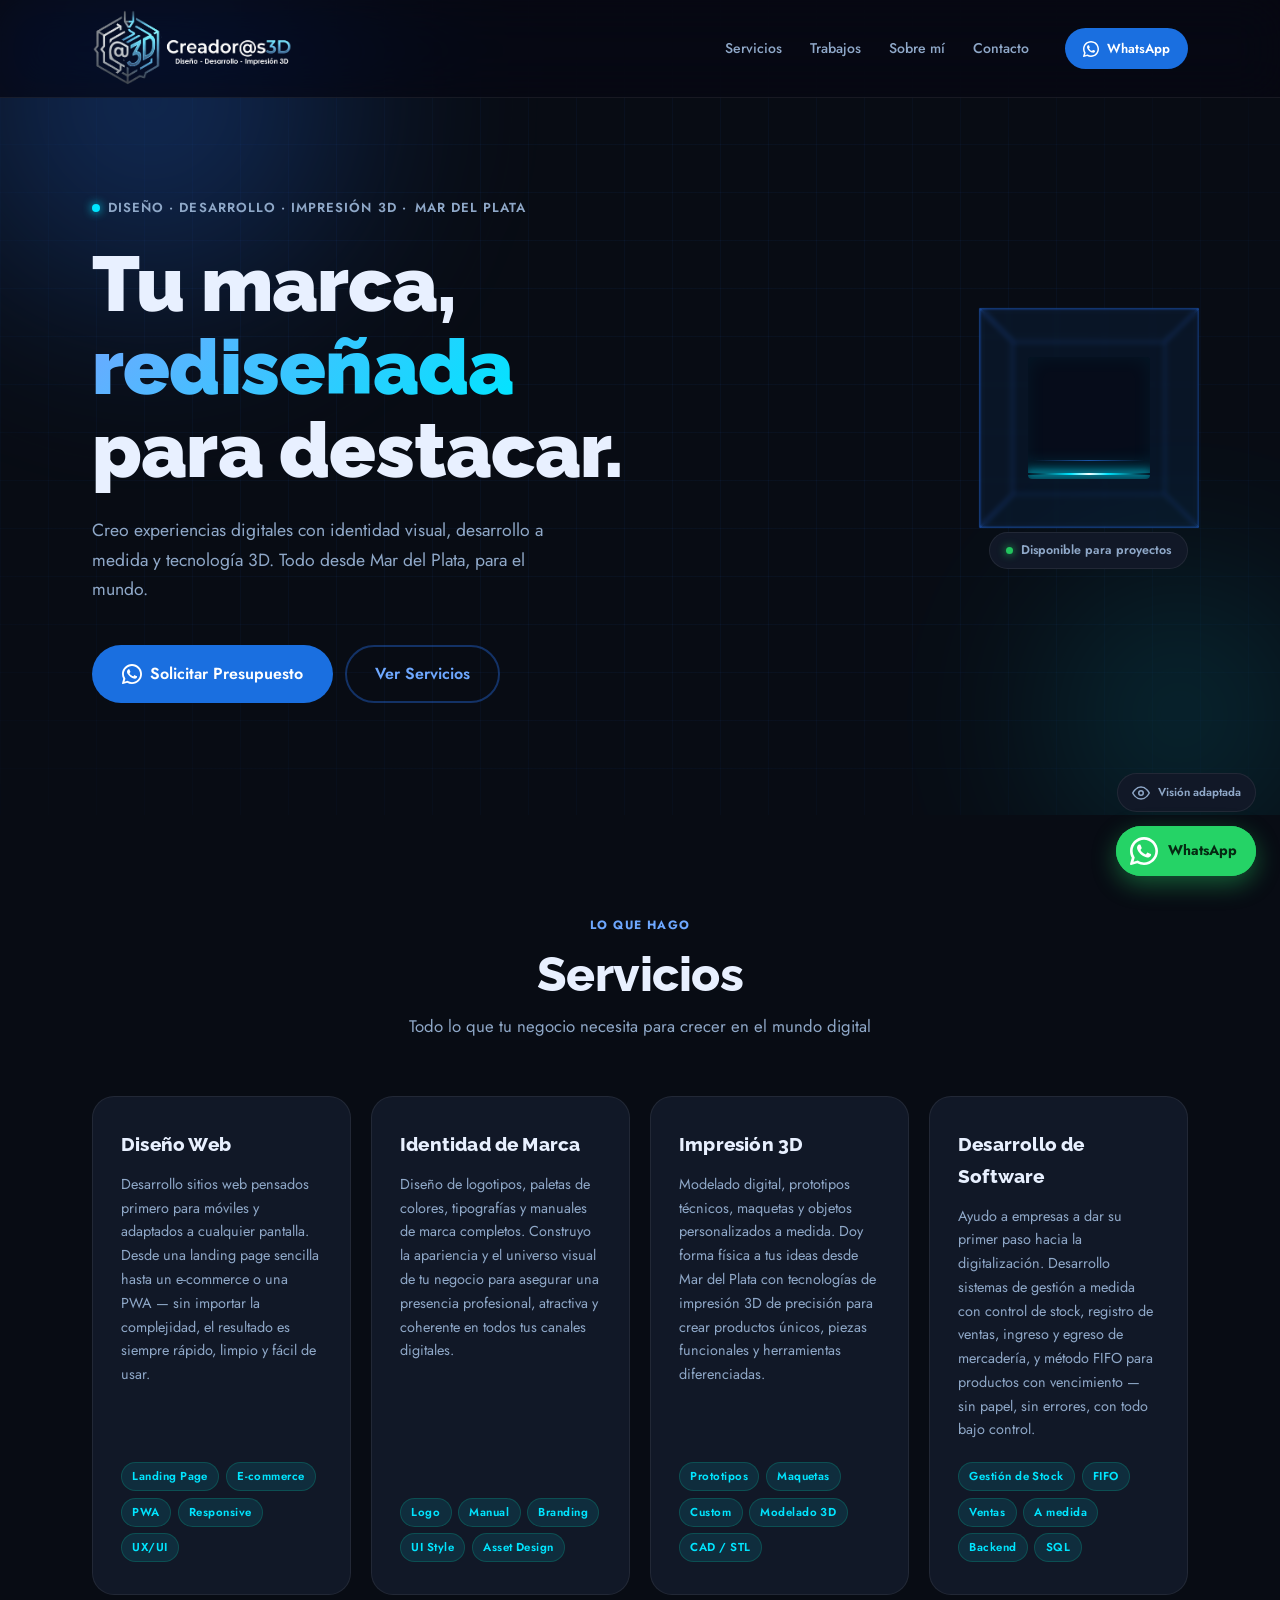
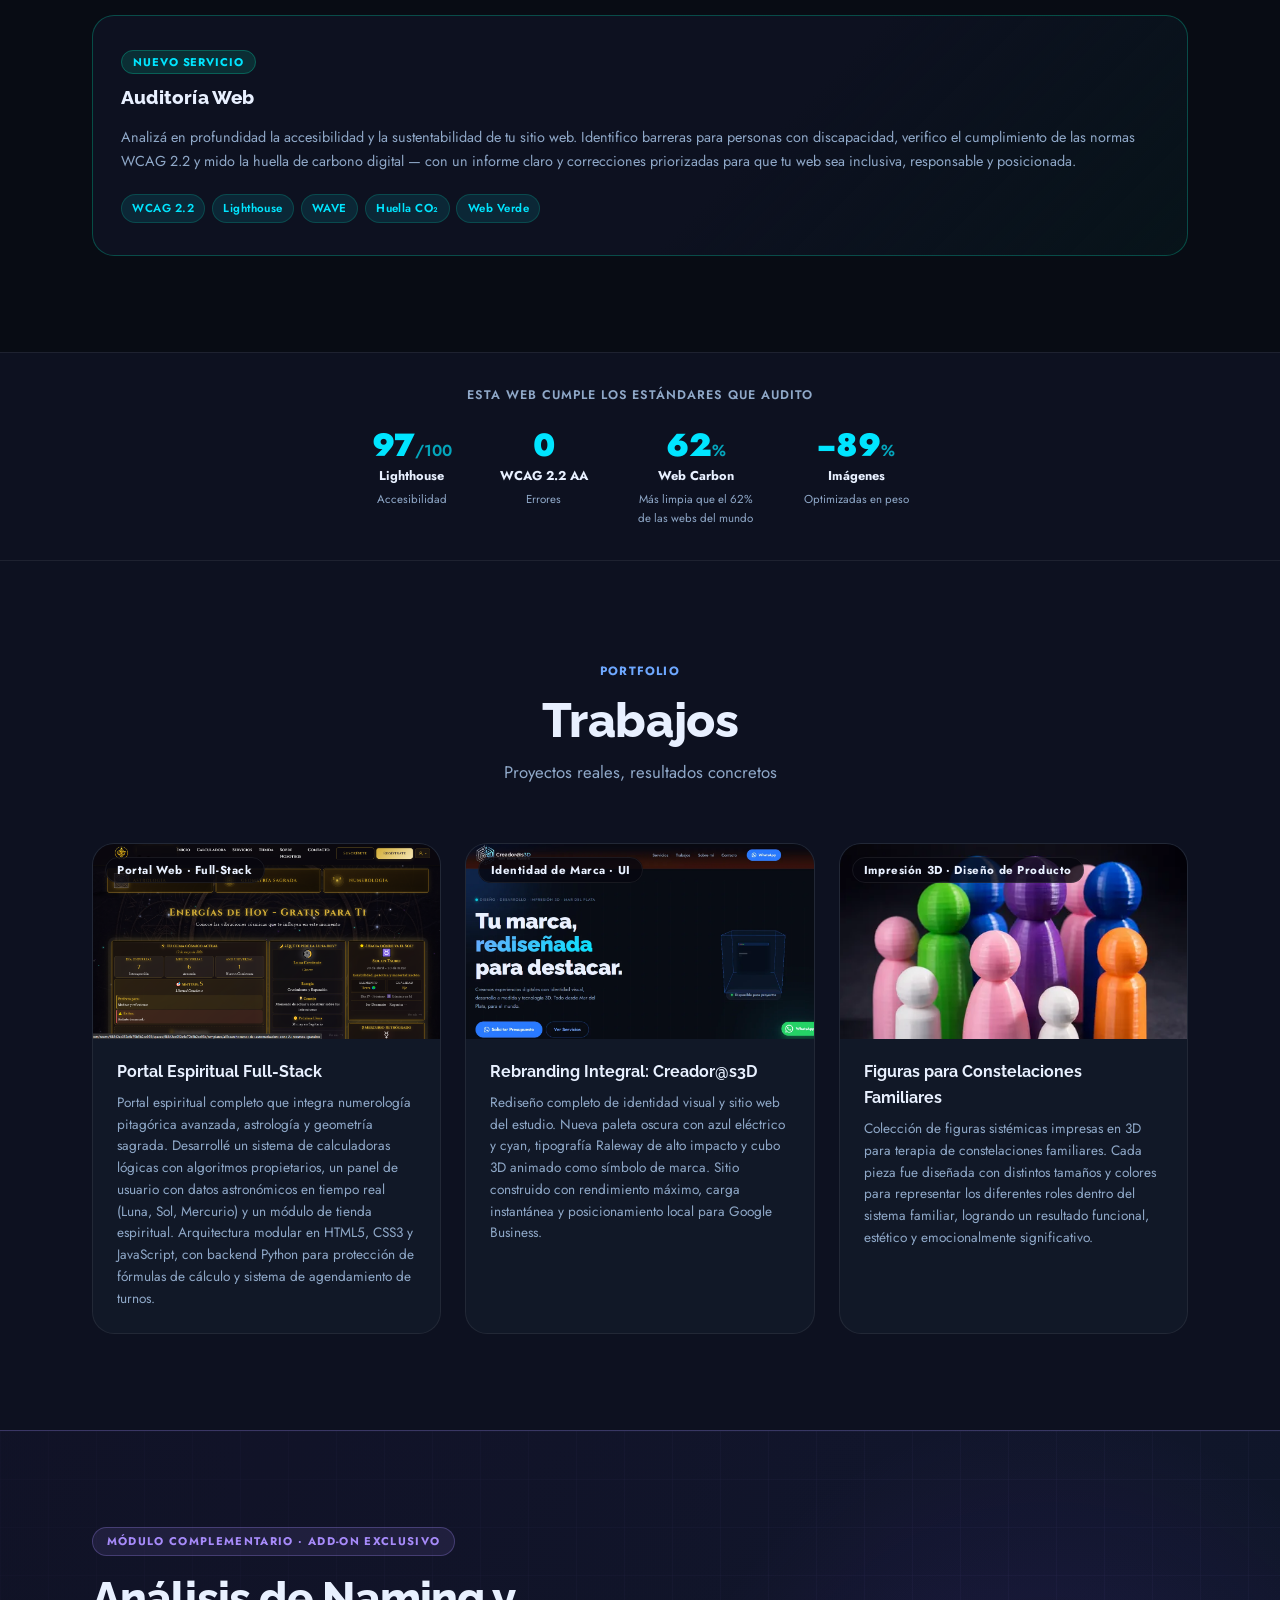
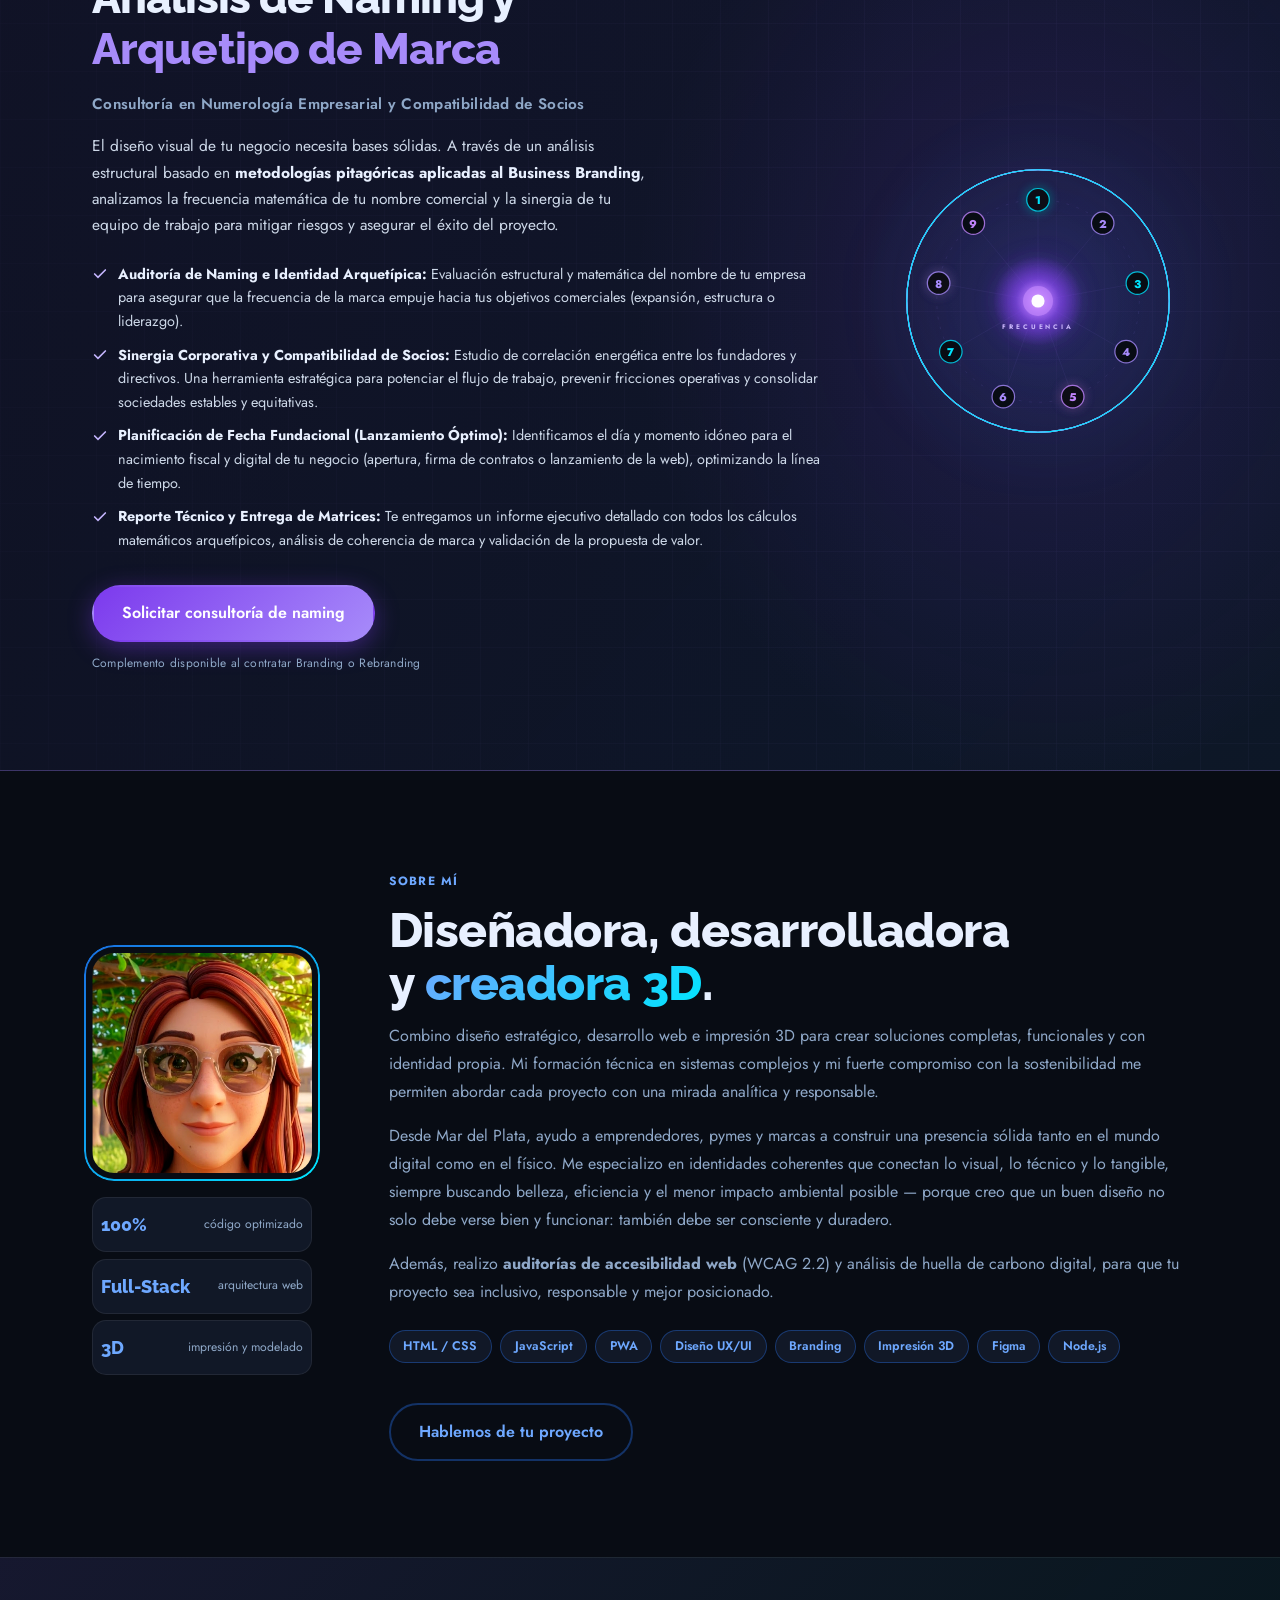
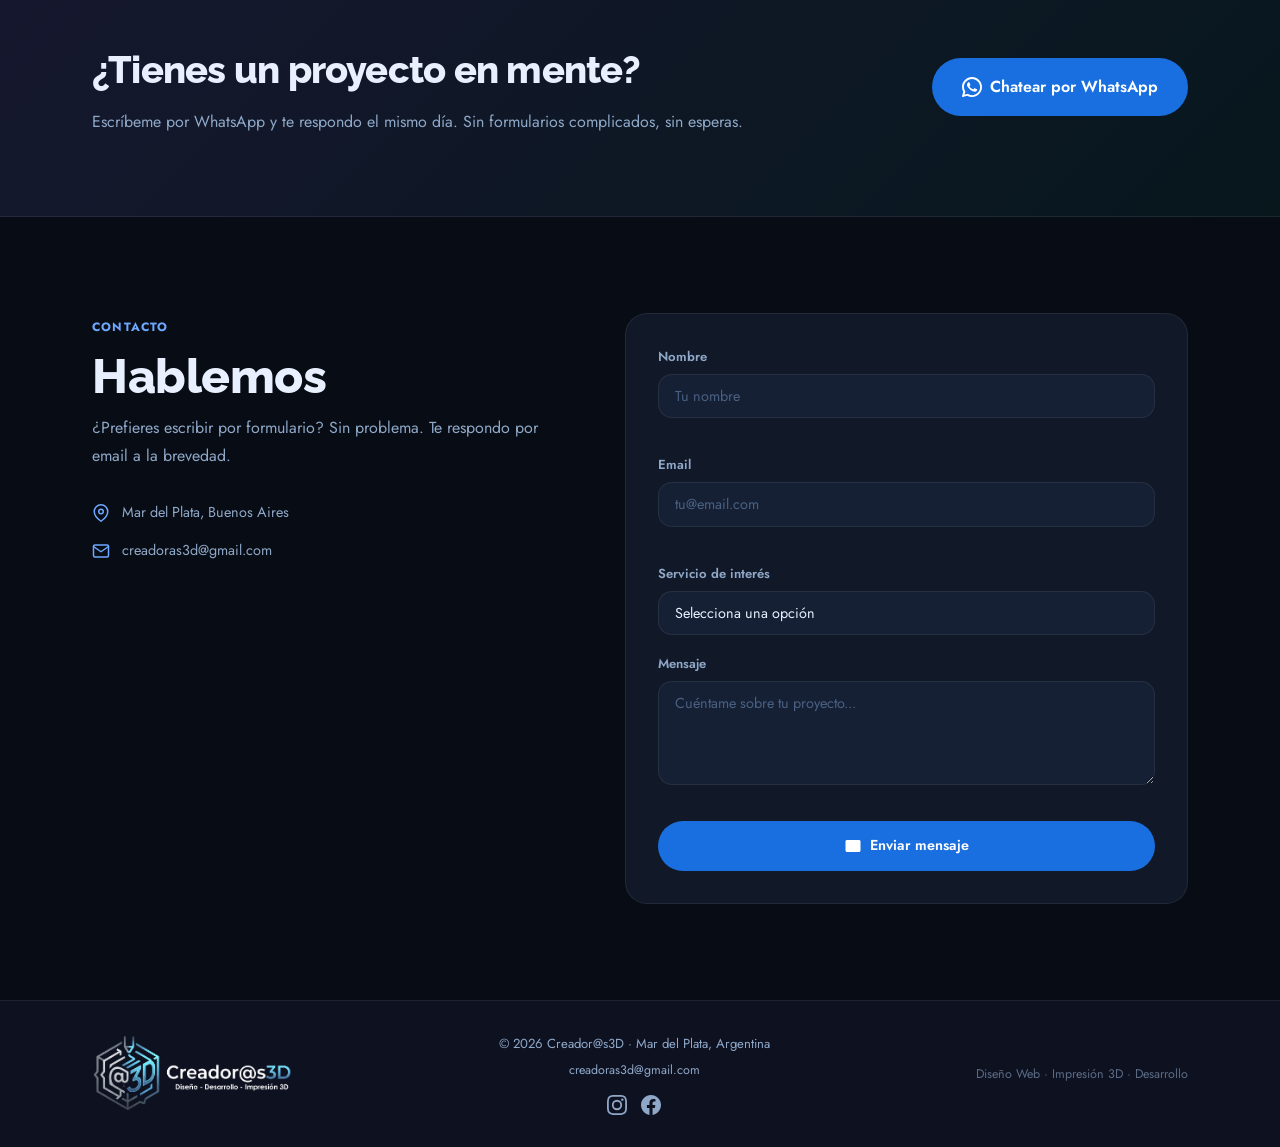
<file: index.html>
<!DOCTYPE html>
<html lang="es" class="no-js">
<head>
  <meta charset="UTF-8" />
  <meta name="viewport" content="width=device-width, initial-scale=1.0" />
  <meta name="theme-color" content="#2979ff" />

  <!-- ─── SEO Local ─── -->
  <title>Diseño Web, Branding e Impresión 3D en Mar del Plata | Creador@s3D</title>
  <meta name="description"
    content="Diseño web, identidad de marca estratégica e impresión 3D en Mar del Plata. Incluye análisis numerológico aplicado al naming y business branding para pymes y profesionales. Presupuesto sin cargo." />
  <meta name="keywords"
    content="diseño web mar del plata, branding mar del plata, identidad de marca estratégica, numerología empresarial, auditoría de naming, análisis de nombre de marca, impresión 3D mar del plata, desarrollo web mar del plata, landing page, e-commerce, diseño de identidad de marca estratégico mar del plata, creadores3d, creadoras3d" />
  <meta name="author" content="Creador@s3D" />
  <meta name="robots" content="index, follow" />
  <meta name="language" content="es" />
  <meta name="geo.region" content="AR-B" />
  <meta name="geo.placename" content="Mar del Plata, Buenos Aires, Argentina" />
  <meta name="geo.position" content="-38.0023;-57.5575" />
  <meta name="ICBM" content="-38.0023, -57.5575" />
  <link rel="canonical" href="https://creadoras3d.com.ar/" />
  <link rel="alternate" hreflang="es-AR" href="https://creadoras3d.com.ar/" />

  <!-- ─── Open Graph ─── -->
  <meta property="og:type" content="website" />
  <meta property="og:locale" content="es_AR" />
  <meta property="og:site_name" content="Creador@s3D" />
  <meta property="og:url" content="https://creadoras3d.com.ar/" />
  <meta property="og:title" content="Diseño Web, Branding e Impresión 3D en Mar del Plata | Creador@s3D" />
  <meta property="og:description"
    content="Diseño web, identidad de marca estratégica e impresión 3D en Mar del Plata. Análisis numerológico aplicado al naming para pymes y profesionales." />
  <meta property="og:image" content="https://creadoras3d.com.ar/images/dise%C3%B1osweb.png" />
  <meta property="og:image:width" content="1200" />
  <meta property="og:image:height" content="630" />
  <meta name="twitter:card" content="summary_large_image" />
  <meta name="twitter:title" content="Diseño Web y Impresión 3D en Mar del Plata | Creador@s3D" />
  <meta name="twitter:description" content="Diseño web moderno, PWAs e impresión 3D en Mar del Plata. Presupuesto sin cargo. WhatsApp: 223 342-2297" />
  <meta name="twitter:image" content="https://creadoras3d.com.ar/images/dise%C3%B1osweb.png" />

  <!-- ─── Favicon ─── -->
  <link rel="icon" href="icons/icon.svg" type="image/svg+xml" />
  <link rel="apple-touch-icon" href="icons/icon-192.svg" />

  <!-- ─── Fuentes ─── -->
  <link rel="preconnect" href="https://fonts.googleapis.com" />
  <link rel="preconnect" href="https://fonts.gstatic.com" crossorigin />
  <link href="https://fonts.googleapis.com/css2?family=Raleway:wght@400;500;600;700;800;900&family=Jost:wght@300;400;500;600&display=swap"
    rel="stylesheet" />

  <!-- ─── Estilos ─── -->
  <link rel="stylesheet" href="css/styles.css?v=3" />

  <!-- ─── Structured Data (Google Business + WebSite + Person) ─── -->
  <script type="application/ld+json">
  [
    {
      "@context": "https://schema.org",
      "@type": ["LocalBusiness", "ProfessionalService"],
      "@id": "https://creadoras3d.com.ar/#business",
      "name": "Creador@s3D",
      "alternateName": "Creadores3D",
      "image": "https://creadoras3d.com.ar/images/dise%C3%B1osweb.png",
      "logo": "https://creadoras3d.com.ar/icons/icon.svg",
      "description": "Estudio de diseño web, desarrollo de software e impresión 3D en Mar del Plata. Creamos PWAs, landing pages, identidad de marca y prototipos 3D para emprendedores y pymes.",
      "address": {
        "@type": "PostalAddress",
        "addressLocality": "Mar del Plata",
        "addressRegion": "Buenos Aires",
        "addressCountry": "AR"
      },
      "geo": {
        "@type": "GeoCoordinates",
        "latitude": -38.0023,
        "longitude": -57.5575
      },
      "areaServed": [
        { "@type": "City",    "name": "Mar del Plata" },
        { "@type": "Country", "name": "Argentina" }
      ],
      "url": "https://creadoras3d.com.ar/",
      "telephone": "+54-9-223-342-2297",
      "email": "creadoras3d@gmail.com",
      "priceRange": "$$",
      "currenciesAccepted": "ARS",
      "paymentAccepted": "Cash, Bank Transfer",
      "openingHoursSpecification": {
        "@type": "OpeningHoursSpecification",
        "dayOfWeek": ["Monday","Tuesday","Wednesday","Thursday","Friday"],
        "opens": "09:00",
        "closes": "18:00"
      },
      "contactPoint": {
        "@type": "ContactPoint",
        "contactType": "customer service",
        "telephone": "+54-9-223-342-2297",
        "availableLanguage": "Spanish"
      },
      "sameAs": ["https://wa.me/5492233422297"],
      "hasOfferCatalog": {
        "@type": "OfferCatalog",
        "name": "Servicios Creador@s3D",
        "itemListElement": [
          {
            "@type": "Offer",
            "itemOffered": {
              "@type": "Service",
              "name": "Diseño Web Mar del Plata",
              "description": "Desarrollo de sitios web modernos, PWAs y landing pages en Mar del Plata"
            }
          },
          {
            "@type": "Offer",
            "itemOffered": {
              "@type": "Service",
              "name": "Impresión 3D Mar del Plata",
              "description": "Modelado e impresión 3D de prototipos y objetos personalizados en Mar del Plata"
            }
          },
          {
            "@type": "Offer",
            "itemOffered": {
              "@type": "Service",
              "name": "Identidad de Marca",
              "description": "Diseño de logotipo, branding y manual de marca"
            }
          },
          {
            "@type": "Offer",
            "itemOffered": {
              "@type": "Service",
              "name": "Desarrollo de Software",
              "description": "Software a medida, APIs y aplicaciones web progresivas"
            }
          }
        ]
      }
    },
    {
      "@context": "https://schema.org",
      "@type": "WebSite",
      "@id": "https://creadoras3d.com.ar/#website",
      "url": "https://creadoras3d.com.ar/",
      "name": "Creador@s3D",
      "description": "Diseño web y impresión 3D en Mar del Plata",
      "inLanguage": "es-AR",
      "publisher": { "@id": "https://creadoras3d.com.ar/#business" }
    },
    {
      "@context": "https://schema.org",
      "@type": "Person",
      "@id": "https://creadoras3d.com.ar/#owner",
      "name": "Pamela",
      "jobTitle": "Diseñadora Web y Desarrolladora Full-Stack",
      "worksFor": { "@id": "https://creadoras3d.com.ar/#business" },
      "address": {
        "@type": "PostalAddress",
        "addressLocality": "Mar del Plata",
        "addressCountry": "AR"
      },
      "knowsAbout": ["Diseño Web", "PWA", "Desarrollo de Software", "Impresión 3D", "Branding", "UX/UI"]
    }
  ]
  </script>
</head>
<body>
  <a class="skip-link" href="#main">Saltar al contenido principal</a>

  <!-- Botón accesibilidad: alto contraste -->
  <button class="a11y-toggle" id="a11y-toggle" aria-pressed="false" aria-label="Activar visión adaptada">
    <svg width="18" height="18" viewBox="0 0 24 24" fill="none" stroke="currentColor" stroke-width="2" stroke-linecap="round" aria-hidden="true">
      <path d="M1 12s4-8 11-8 11 8 11 8-4 8-11 8-11-8-11-8z"/><circle cx="12" cy="12" r="3"/>
    </svg>
    <span class="a11y-toggle__label">Visión adaptada</span>
  </button>

  <!-- ════════════════════════════════════
       HEADER
  ════════════════════════════════════ -->
  <header class="header" role="banner">
    <div class="container header__inner">
      <a href="/" class="logo" aria-label="Creador@s3D — Inicio">
        <img src="icons/Logo sin fondo.png" alt="Creador@s3D" class="logo__img" height="48" />
      </a>

      <nav class="nav" aria-label="Navegación principal">
        <ul class="nav__list" role="list">
          <li><a class="nav__link" href="#servicios">Servicios</a></li>
          <li><a class="nav__link" href="#trabajos">Trabajos</a></li>
          <li><a class="nav__link" href="#sobre-mi">Sobre mí</a></li>
          <li><a class="nav__link" href="#contacto">Contacto</a></li>
        </ul>
      </nav>

      <a href="https://wa.me/5492233422297?text=Hola%20Creadora3D!%20Me%20gustar%C3%ADa%20solicitar%20un%20presupuesto."
        class="btn btn--primary btn--sm header__cta"
        target="_blank" rel="noopener noreferrer"
        aria-label="Chatear por WhatsApp">
        <svg aria-hidden="true" width="16" height="16" viewBox="0 0 24 24" fill="currentColor">
          <path d="M17.472 14.382c-.297-.149-1.758-.867-2.03-.967-.273-.099-.471-.148-.67.15-.197.297-.767.966-.94 1.164-.173.199-.347.223-.644.075-.297-.15-1.255-.463-2.39-1.475-.883-.788-1.48-1.761-1.653-2.059-.173-.297-.018-.458.13-.606.134-.133.298-.347.446-.52.149-.174.198-.298.298-.497.099-.198.05-.371-.025-.52-.075-.149-.669-1.612-.916-2.207-.242-.579-.487-.5-.669-.51-.173-.008-.371-.01-.57-.01-.198 0-.52.074-.792.372-.272.297-1.04 1.016-1.04 2.479 0 1.462 1.065 2.875 1.213 3.074.149.198 2.096 3.2 5.077 4.487.709.306 1.262.489 1.694.625.712.227 1.36.195 1.871.118.571-.085 1.758-.719 2.006-1.413.248-.694.248-1.289.173-1.413-.074-.124-.272-.198-.57-.347zM12 21.75c-1.784 0-3.45-.465-4.951-1.354l-.355-.21-3.684 1.05 1.05-3.686-.21-.354A9.712 9.712 0 0 1 2.25 12C2.25 6.615 6.615 2.25 12 2.25S21.75 6.615 21.75 12 17.385 21.75 12 21.75zM12 0C5.373 0 0 5.373 0 12c0 2.123.554 4.118 1.528 5.847L.057 23.012a.75.75 0 0 0 .93.93l5.165-1.471A11.942 11.942 0 0 0 12 24c6.627 0 12-5.373 12-12S18.627 0 12 0z"/>
        </svg>
        WhatsApp
      </a>

      <button class="nav__toggle" aria-controls="nav-menu" aria-expanded="false" aria-label="Abrir menú">
        <span class="nav__toggle-bar"></span>
        <span class="nav__toggle-bar"></span>
        <span class="nav__toggle-bar"></span>
      </button>
    </div>
  </header>

  <main id="main" role="main">

    <!-- ════════════════════════════════════
         HERO
    ════════════════════════════════════ -->
    <section class="hero" aria-labelledby="hero-heading">
      <div class="hero__bg" aria-hidden="true">
        <div class="hero__orb hero__orb--1"></div>
        <div class="hero__orb hero__orb--2"></div>
        <div class="hero__grid"></div>
      </div>

      <div class="container hero__inner">
        <div class="hero__content">
          <p class="hero__eyebrow reveal">
            <span class="eyebrow__dot" aria-hidden="true"></span>
            Diseño · Desarrollo · Impresión 3D · <span style="white-space:nowrap">Mar del Plata</span>
          </p>
          <h1 id="hero-heading" class="hero__title reveal">
            Tu marca,<br />
            <span class="gradient-text">rediseñada</span><br />
            para destacar.
          </h1>
          <p class="hero__desc reveal">
            Creo experiencias digitales con identidad visual, desarrollo a medida
            y tecnología 3D. Todo desde Mar del Plata, para el mundo.
          </p>
          <div class="hero__actions reveal">
            <a href="https://wa.me/5492233422297?text=Hola%20Creadora3D!%20Me%20gustar%C3%ADa%20solicitar%20un%20presupuesto."
              class="btn btn--primary btn--lg"
              target="_blank" rel="noopener noreferrer">
              <svg aria-hidden="true" width="20" height="20" viewBox="0 0 24 24" fill="currentColor">
                <path d="M17.472 14.382c-.297-.149-1.758-.867-2.03-.967-.273-.099-.471-.148-.67.15-.197.297-.767.966-.94 1.164-.173.199-.347.223-.644.075-.297-.15-1.255-.463-2.39-1.475-.883-.788-1.48-1.761-1.653-2.059-.173-.297-.018-.458.13-.606.134-.133.298-.347.446-.52.149-.174.198-.298.298-.497.099-.198.05-.371-.025-.52-.075-.149-.669-1.612-.916-2.207-.242-.579-.487-.5-.669-.51-.173-.008-.371-.01-.57-.01-.198 0-.52.074-.792.372-.272.297-1.04 1.016-1.04 2.479 0 1.462 1.065 2.875 1.213 3.074.149.198 2.096 3.2 5.077 4.487.709.306 1.262.489 1.694.625.712.227 1.36.195 1.871.118.571-.085 1.758-.719 2.006-1.413.248-.694.248-1.289.173-1.413-.074-.124-.272-.198-.57-.347zM12 21.75c-1.784 0-3.45-.465-4.951-1.354l-.355-.21-3.684 1.05 1.05-3.686-.21-.354A9.712 9.712 0 0 1 2.25 12C2.25 6.615 6.615 2.25 12 2.25S21.75 6.615 21.75 12 17.385 21.75 12 21.75zM12 0C5.373 0 0 5.373 0 12c0 2.123.554 4.118 1.528 5.847L.057 23.012a.75.75 0 0 0 .93.93l5.165-1.471A11.942 11.942 0 0 0 12 24c6.627 0 12-5.373 12-12S18.627 0 12 0z"/>
              </svg>
              Solicitar Presupuesto
            </a>
            <a href="#servicios" class="btn btn--ghost btn--lg">Ver Servicios</a>
          </div>
        </div>

        <!-- Visualización 3D decorativa -->
        <div class="hero__visual" aria-hidden="true">
          <div class="cube-wrap">
            <!-- Escena animada: ciudad 3D → página web -->
            <div class="cube__story" aria-hidden="true">
              <div class="story__scan"></div>

              <div class="story__city">
                <div class="story__ground"></div>
                <div class="story__bld story__bld--1">
                  <div class="story__window"></div>
                  <div class="story__window"></div>
                </div>
                <div class="story__bld story__bld--2">
                  <div class="story__window"></div>
                  <div class="story__window"></div>
                  <div class="story__window"></div>
                </div>
                <div class="story__bld story__bld--3">
                  <div class="story__window"></div>
                  <div class="story__window"></div>
                  <div class="story__window"></div>
                  <div class="story__window"></div>
                </div>
                <div class="story__bld story__bld--4">
                  <div class="story__window"></div>
                  <div class="story__window"></div>
                </div>
                <div class="story__bld story__bld--5">
                  <div class="story__window"></div>
                  <div class="story__window"></div>
                  <div class="story__window"></div>
                </div>
              </div>

              <div class="story__web">
                <div class="story__web-bar">
                  <span></span><span></span><span></span>
                </div>
                <div class="story__web-hero">
                  <div class="story__web-line story__web-line--lg"></div>
                  <div class="story__web-line story__web-line--md"></div>
                  <div class="story__web-btn"></div>
                </div>
                <div class="story__web-cards">
                  <div class="story__web-card"></div>
                  <div class="story__web-card"></div>
                  <div class="story__web-card"></div>
                </div>
              </div>
            </div>

            <div class="cube">
              <div class="cube__face cube__face--front"></div>
              <div class="cube__face cube__face--back"></div>
              <div class="cube__face cube__face--left"></div>
              <div class="cube__face cube__face--right"></div>
              <div class="cube__face cube__face--top"></div>
              <div class="cube__face cube__face--bottom"></div>
            </div>
          </div>
          <div class="hero__badge">
            <span class="badge__dot"></span>
            Disponible para proyectos
          </div>
        </div>
      </div>
    </section>

    <!-- ════════════════════════════════════
         SERVICIOS
    ════════════════════════════════════ -->
    <section id="servicios" class="section" aria-labelledby="servicios-heading">
      <div class="container">
        <header class="section__header reveal">
          <p class="section__tag">Lo que hago</p>
          <h2 id="servicios-heading" class="section__title">Servicios</h2>
          <p class="section__subtitle">
            Todo lo que tu negocio necesita para crecer en el mundo digital
          </p>
        </header>

        <div class="services__grid">
          <article class="card reveal" style="--delay: 0ms">
            <h3 class="card__title">Diseño Web</h3>
            <p class="card__desc">Desarrollo sitios web pensados primero para móviles y adaptados a cualquier pantalla. Desde una landing page sencilla hasta un e-commerce o una PWA — sin importar la complejidad, el resultado es siempre rápido, limpio y fácil de usar.</p>
            <ul class="card__tags" aria-label="Tecnologías">
              <li data-tip="Página de una sola pantalla para presentar tu negocio o captar clientes.">Landing Page</li><li data-tip="Tienda online con catálogo, carrito y pagos integrados.">E-commerce</li><li data-tip="App web que se instala en el celular sin pasar por la tienda de apps.">PWA</li><li data-tip="El sitio se adapta solo a cualquier pantalla: celular, tablet o computadora.">Responsive</li><li data-tip="Diseño centrado en que sea fácil de usar y agradable de ver.">UX/UI</li>
            </ul>
          </article>

          <article class="card reveal" style="--delay: 80ms">
            <h3 class="card__title">Identidad de Marca</h3>
            <p class="card__desc">Diseño de logotipos, paletas de colores, tipografías y manuales de marca completos. Construyo la apariencia y el universo visual de tu negocio para asegurar una presencia profesional, atractiva y coherente en todos tus canales digitales.</p>
            <ul class="card__tags" aria-label="Incluye">
              <li data-tip="El símbolo visual que representa e identifica a tu negocio.">Logo</li><li data-tip="Guía con las reglas de uso de tu marca: colores, tipografías y logos.">Manual</li><li data-tip="Construcción completa de la personalidad visual de tu negocio.">Branding</li><li data-tip="Definición del estilo visual para tus canales digitales: botones, colores y tipografías.">UI Style</li><li data-tip="Íconos, banners y gráficos listos para usar en redes y web.">Asset Design</li>
            </ul>
          </article>

          <article class="card reveal" style="--delay: 160ms">
            <h3 class="card__title">Impresión 3D</h3>
            <p class="card__desc">Modelado digital, prototipos técnicos, maquetas y objetos personalizados a medida. Doy forma física a tus ideas desde Mar del Plata con tecnologías de impresión 3D de precisión para crear productos únicos, piezas funcionales y herramientas diferenciadas.</p>
            <ul class="card__tags" aria-label="Tipos">
              <li data-tip="Primera versión física de un producto para probar antes de fabricar en serie.">Prototipos</li><li data-tip="Modelo a escala de un espacio o producto para verlo y tocarlo antes de construirlo.">Maquetas</li><li data-tip="Objetos únicos diseñados y fabricados exactamente a tu medida.">Custom</li><li data-tip="Creación del diseño digital en 3D antes de imprimirlo.">Modelado 3D</li><li data-tip="Formatos de archivo técnico usados para diseñar e imprimir en 3D con precisión.">CAD / STL</li>
            </ul>
          </article>

          <article class="card reveal" style="--delay: 240ms">
            <h3 class="card__title">Desarrollo de Software</h3>
            <p class="card__desc">Ayudo a empresas a dar su primer paso hacia la digitalización. Desarrollo sistemas de gestión a medida con control de stock, registro de ventas, ingreso y egreso de mercadería, y método FIFO para productos con vencimiento — sin papel, sin errores, con todo bajo control.</p>
            <ul class="card__tags" aria-label="Tecnologías">
              <li data-tip="Control digital de todo lo que entra y sale de tu depósito o negocio.">Gestión de Stock</li><li data-tip="Método que asegura vender primero lo más antiguo — ideal para productos con vencimiento.">FIFO</li><li data-tip="Registro y seguimiento de todas tus ventas desde un sistema propio.">Ventas</li><li data-tip="Sistema diseñado para cómo trabaja tu negocio, no uno genérico de paquete.">A medida</li><li data-tip="La parte del sistema que procesa y guarda toda la información de forma segura.">Backend</li><li data-tip="Base de datos organizada para guardar y consultar información de forma eficiente.">SQL</li>
            </ul>
          </article>

          <article class="card card--audit reveal" style="--delay: 320ms">
            <div class="card__audit-header">
              <span class="card__audit-badge">Nuevo servicio</span>
            </div>
            <h3 class="card__title">Auditoría Web</h3>
            <p class="card__desc">Analizá en profundidad la accesibilidad y la sustentabilidad de tu sitio web. Identifico barreras para personas con discapacidad, verifico el cumplimiento de las normas WCAG 2.2 y mido la huella de carbono digital — con un informe claro y correcciones priorizadas para que tu web sea inclusiva, responsable y posicionada.</p>
            <ul class="card__tags" aria-label="Incluye">
              <li data-tip="Estándar internacional de accesibilidad web — asegura que tu sitio sea usable por personas con discapacidad.">WCAG 2.2</li><li data-tip="Herramienta de Google que mide accesibilidad, rendimiento y SEO con puntaje de 0 a 100.">Lighthouse</li><li data-tip="Extensión que detecta errores de accesibilidad y los muestra visualmente sobre la página.">WAVE</li><li data-tip="Medición del CO₂ que genera tu web en cada visita y comparativa global.">Huella CO₂</li><li data-tip="Verifica si tu hosting usa energía renovable certificada.">Web Verde</li>
            </ul>
          </article>
        </div>
      </div>
    </section>

    <!-- ════════════════════════════════════
         MÉTRICAS DE LA WEB
    ════════════════════════════════════ -->
    <section class="web-metrics reveal" aria-label="Métricas de calidad de esta web">
      <div class="container web-metrics__inner">
        <p class="web-metrics__label">Esta web cumple los estándares que audito</p>
        <div class="web-metrics__grid">
          <div class="web-metric">
            <span class="web-metric__score">97<small>/100</small></span>
            <span class="web-metric__name">Lighthouse</span>
            <span class="web-metric__desc">Accesibilidad</span>
          </div>
          <div class="web-metric">
            <span class="web-metric__score">0</span>
            <span class="web-metric__name">WCAG 2.2 AA</span>
            <span class="web-metric__desc">Errores</span>
          </div>
          <div class="web-metric">
            <span class="web-metric__score">62<small>%</small></span>
            <span class="web-metric__name">Web Carbon</span>
            <span class="web-metric__desc">Más limpia que el 62% de las webs del mundo</span>
          </div>
          <div class="web-metric">
            <span class="web-metric__score">−89<small>%</small></span>
            <span class="web-metric__name">Imágenes</span>
            <span class="web-metric__desc">Optimizadas en peso</span>
          </div>
        </div>
      </div>
    </section>

    <!-- ════════════════════════════════════
         TRABAJOS / PORTFOLIO
    ════════════════════════════════════ -->
    <section id="trabajos" class="section section--alt" aria-labelledby="trabajos-heading">
      <div class="container">
        <header class="section__header reveal">
          <p class="section__tag">Portfolio</p>
          <h2 id="trabajos-heading" class="section__title">Trabajos</h2>
          <p class="section__subtitle">Proyectos reales, resultados concretos</p>
        </header>

        <div class="portfolio__grid">

          <!-- Proyecto 1: Geometry Atma -->
          <article class="project-card reveal">
            <div class="project-card__img-wrap">
              <picture>
                <source srcset="images/Geometry Atma.webp" type="image/webp" />
                <img
                  src="images/Geometry Atma.png"
                  alt="Portal espiritual de numerología, astrología y geometría sagrada"
                  class="project-card__img"
                  loading="lazy"
                  width="600"
                  height="338"
                  onerror="this.style.display='none'; this.nextElementSibling.style.display='flex';"
                />
              </picture>
              <div class="project-card__placeholder" aria-label="Captura de Geometry Atma" style="display:none">
                <svg width="40" height="40" viewBox="0 0 24 24" fill="none" stroke="currentColor" stroke-width="1" opacity="0.25">
                  <rect x="3" y="3" width="18" height="18" rx="2"/><path d="M3 9h18"/><circle cx="7" cy="6" r=".8" fill="currentColor"/><circle cx="10" cy="6" r=".8" fill="currentColor"/>
                </svg>
                <span>Imagen no encontrada</span>
              </div>
              <div class="project-card__overlay">
                <span class="project-card__type">Portal Web · Full-Stack</span>
              </div>
            </div>
            <div class="project-card__body">
              <h3 class="project-card__title">Portal Espiritual Full-Stack</h3>
              <p class="project-card__desc">Portal espiritual completo que integra numerología pitagórica avanzada, astrología y geometría sagrada. Desarrollé un sistema de calculadoras lógicas con algoritmos propietarios, un panel de usuario con datos astronómicos en tiempo real (Luna, Sol, Mercurio) y un módulo de tienda espiritual. Arquitectura modular en HTML5, CSS3 y JavaScript, con backend Python para protección de fórmulas de cálculo y sistema de agendamiento de turnos.</p>
            </div>
          </article>

          <!-- Proyecto 2: Rebranding Creador@s3D -->
          <article class="project-card reveal" style="--delay: 100ms">
            <div class="project-card__img-wrap">
              <picture>
                <source srcset="images/diseñosweb.webp" type="image/webp" />
                <img
                  src="images/diseñosweb.png"
                  alt="Rebranding Creador@s3D — diseño web con tema oscuro, tipografía Raleway y cubo 3D animado"
                  class="project-card__img"
                  loading="lazy"
                  width="600"
                  height="338"
                  onerror="this.style.display='none'; this.nextElementSibling.style.display='flex';"
                />
              </picture>
              <div class="project-card__placeholder" aria-label="Mockup de identidad de marca Creador@s3D" style="display:none">
                <svg width="40" height="40" viewBox="0 0 24 24" fill="none" stroke="currentColor" stroke-width="1" opacity="0.25">
                  <circle cx="12" cy="8" r="4"/><path d="M4 20c0-4 3.6-7 8-7s8 3 8 7"/>
                </svg>
              </div>
              <div class="project-card__overlay">
                <span class="project-card__type">Identidad de Marca · UI</span>
              </div>
            </div>
            <div class="project-card__body">
              <h3 class="project-card__title">Rebranding Integral: Creador@s3D</h3>
              <p class="project-card__desc">Rediseño completo de identidad visual y sitio web del estudio. Nueva paleta oscura con azul eléctrico y cyan, tipografía Raleway de alto impacto y cubo 3D animado como símbolo de marca. Sitio construido con rendimiento máximo, carga instantánea y posicionamiento local para Google Business.</p>
            </div>
          </article>

          <!-- Proyecto 3: Figuras para Constelaciones Familiares -->
          <article class="project-card reveal" style="--delay: 200ms">
            <div class="project-card__img-wrap">
              <picture>
                <source srcset="images/Constelaciones.webp" type="image/webp" />
                <img
                  src="images/Constelaciones.png"
                  alt="Figuras impresas en 3D para constelaciones familiares en distintos tamaños y colores"
                  class="project-card__img"
                  loading="lazy"
                  width="600"
                  height="450"
                  onerror="this.style.display='none'; this.nextElementSibling.style.display='flex';"
                />
              </picture>
              <div class="project-card__placeholder" aria-label="Figuras 3D para constelaciones familiares" style="display:none">
                <svg width="40" height="40" viewBox="0 0 24 24" fill="none" stroke="currentColor" stroke-width="1" opacity="0.25">
                  <polygon points="12 2 19 7 19 17 12 22 5 17 5 7"/>
                </svg>
                <span>Imagen no encontrada</span>
              </div>
              <div class="project-card__overlay">
                <span class="project-card__type">Impresión 3D · Diseño de Producto</span>
              </div>
            </div>
            <div class="project-card__body">
              <h3 class="project-card__title">Figuras para Constelaciones Familiares</h3>
              <p class="project-card__desc">Colección de figuras sistémicas impresas en 3D para terapia de constelaciones familiares. Cada pieza fue diseñada con distintos tamaños y colores para representar los diferentes roles dentro del sistema familiar, logrando un resultado funcional, estético y emocionalmente significativo.</p>
            </div>
          </article>

        </div>
      </div>
    </section>

    <!-- ════════════════════════════════════
         GALERÍA GOOGLE MAPS
    ════════════════════════════════════ -->
    <section id="galeria" class="section gmap-section" aria-labelledby="galeria-heading" hidden>
      <div class="container">
        <header class="section__header reveal">
          <p class="section__tag">Presencia real</p>
          <h2 id="galeria-heading" class="section__title">En Google Maps</h2>
          <p class="section__subtitle">Fotos del estudio y trabajos realizados</p>
        </header>
        <div class="gmap-carousel reveal" id="gmap-carousel" aria-label="Fotos en Google Maps">
          <div class="gmap-carousel__track" id="gmap-track"></div>
          <button class="gmap-carousel__btn gmap-carousel__btn--prev" id="gmap-prev" aria-label="Foto anterior">
            <svg width="20" height="20" viewBox="0 0 24 24" fill="none" stroke="currentColor" stroke-width="2.5" stroke-linecap="round"><polyline points="15 18 9 12 15 6"/></svg>
          </button>
          <button class="gmap-carousel__btn gmap-carousel__btn--next" id="gmap-next" aria-label="Foto siguiente">
            <svg width="20" height="20" viewBox="0 0 24 24" fill="none" stroke="currentColor" stroke-width="2.5" stroke-linecap="round"><polyline points="9 18 15 12 9 6"/></svg>
          </button>
          <div class="gmap-carousel__dots" id="gmap-dots"></div>
        </div>
        <p class="gmap-link reveal">
          <a href="https://www.google.com/maps/search/Creadora3D+Mar+del+Plata" target="_blank" rel="noopener noreferrer" class="gmap-link__a">
            Ver perfil completo en Google Maps →
          </a>
        </p>
      </div>
    </section>

    <!-- ════════════════════════════════════
         NUMEROLOGÍA EMPRESARIAL — Módulo Premium
    ════════════════════════════════════ -->
    <section id="numerologia" class="numer-banner" aria-labelledby="numer-heading">
      <div class="container numer-banner__inner">

        <div class="numer-banner__content reveal">
          <span class="numer-banner__label">Módulo Complementario · Add-on Exclusivo</span>
          <h2 id="numer-heading" class="numer-banner__title">
            Análisis de Naming y<br><em>Arquetipo de Marca</em>
          </h2>
          <h3 class="numer-banner__subtitle">Consultoría en Numerología Empresarial y Compatibilidad de Socios</h3>
          <p class="numer-banner__desc">
            El diseño visual de tu negocio necesita bases sólidas. A través de un análisis estructural basado en <strong>metodologías pitagóricas aplicadas al Business Branding</strong>, analizamos la frecuencia matemática de tu nombre comercial y la sinergia de tu equipo de trabajo para mitigar riesgos y asegurar el éxito del proyecto.
          </p>
          <ul class="numer-banner__list">
            <li>
              <svg aria-hidden="true" width="16" height="16" viewBox="0 0 24 24" fill="none" stroke="currentColor" stroke-width="2.5" stroke-linecap="round"><polyline points="20 6 9 17 4 12"/></svg>
              <span><strong>Auditoría de Naming e Identidad Arquetípica:</strong> Evaluación estructural y matemática del nombre de tu empresa para asegurar que la frecuencia de la marca empuje hacia tus objetivos comerciales (expansión, estructura o liderazgo).</span>
            </li>
            <li>
              <svg aria-hidden="true" width="16" height="16" viewBox="0 0 24 24" fill="none" stroke="currentColor" stroke-width="2.5" stroke-linecap="round"><polyline points="20 6 9 17 4 12"/></svg>
              <span><strong>Sinergia Corporativa y Compatibilidad de Socios:</strong> Estudio de correlación energética entre los fundadores y directivos. Una herramienta estratégica para potenciar el flujo de trabajo, prevenir fricciones operativas y consolidar sociedades estables y equitativas.</span>
            </li>
            <li>
              <svg aria-hidden="true" width="16" height="16" viewBox="0 0 24 24" fill="none" stroke="currentColor" stroke-width="2.5" stroke-linecap="round"><polyline points="20 6 9 17 4 12"/></svg>
              <span><strong>Planificación de Fecha Fundacional (Lanzamiento Óptimo):</strong> Identificamos el día y momento idóneo para el nacimiento fiscal y digital de tu negocio (apertura, firma de contratos o lanzamiento de la web), optimizando la línea de tiempo.</span>
            </li>
            <li>
              <svg aria-hidden="true" width="16" height="16" viewBox="0 0 24 24" fill="none" stroke="currentColor" stroke-width="2.5" stroke-linecap="round"><polyline points="20 6 9 17 4 12"/></svg>
              <span><strong>Reporte Técnico y Entrega de Matrices:</strong> Te entregamos un informe ejecutivo detallado con todos los cálculos matemáticos arquetípicos, análisis de coherencia de marca y validación de la propuesta de valor.</span>
            </li>
          </ul>
          <div class="numer-banner__actions">
            <a href="#contacto" class="btn btn--premium btn--lg">Solicitar consultoría de naming</a>
            <p class="numer-banner__note">Complemento disponible al contratar Branding o Rebranding</p>
          </div>
        </div>

        <div class="numer-banner__visual reveal" aria-hidden="true" style="--delay:120ms">
          <svg class="numer-synergy" viewBox="0 0 320 320" xmlns="http://www.w3.org/2000/svg">
            <defs>
              <filter id="nc-glow" x="-70%" y="-70%" width="240%" height="240%">
                <feGaussianBlur stdDeviation="12" result="b"/>
                <feMerge><feMergeNode in="b"/><feMergeNode in="SourceGraphic"/></feMerge>
              </filter>
              <filter id="nc-node" x="-60%" y="-60%" width="220%" height="220%">
                <feGaussianBlur stdDeviation="5" result="b"/>
                <feMerge><feMergeNode in="b"/><feMergeNode in="SourceGraphic"/></feMerge>
              </filter>
              <radialGradient id="nc-core" cx="50%" cy="50%" r="50%">
                <stop offset="0%"   stop-color="#fff"    stop-opacity="1"/>
                <stop offset="18%"  stop-color="#c084fc" stop-opacity=".95"/>
                <stop offset="50%"  stop-color="#7c3aed" stop-opacity=".5"/>
                <stop offset="100%" stop-color="#7c3aed" stop-opacity="0"/>
              </radialGradient>
            </defs>

            <!-- ── Ondas de frecuencia (5 anillos que se expanden y difuminan) ── -->
            <circle class="nc-ripple" cx="160" cy="160" r="140" fill="none" stroke="#a78bfa" stroke-width="1.2"/>
            <circle class="nc-ripple" cx="160" cy="160" r="140" fill="none" stroke="#00e5ff" stroke-width="1"   style="animation-delay:-0.8s"/>
            <circle class="nc-ripple" cx="160" cy="160" r="140" fill="none" stroke="#a78bfa" stroke-width="1.2" style="animation-delay:-1.6s"/>
            <circle class="nc-ripple" cx="160" cy="160" r="140" fill="none" stroke="#c084fc" stroke-width="1"   style="animation-delay:-2.4s"/>
            <circle class="nc-ripple" cx="160" cy="160" r="140" fill="none" stroke="#00e5ff" stroke-width="1.2" style="animation-delay:-3.2s"/>

            <!-- ── Anillo guía orbital (estático, muy tenue) ── -->
            <circle cx="160" cy="160" r="108" fill="none" stroke="#a78bfa" stroke-width=".5" stroke-opacity=".22" stroke-dasharray="3 8"/>

            <!-- ── Líneas radiales hacia cada número (ultra tenues) ── -->
            <line x1="160" y1="160" x2="160" y2="52"  stroke="#a78bfa" stroke-width=".4" stroke-opacity=".18"/>
            <line x1="160" y1="160" x2="229" y2="77"  stroke="#a78bfa" stroke-width=".4" stroke-opacity=".18"/>
            <line x1="160" y1="160" x2="266" y2="141" stroke="#a78bfa" stroke-width=".4" stroke-opacity=".18"/>
            <line x1="160" y1="160" x2="254" y2="214" stroke="#a78bfa" stroke-width=".4" stroke-opacity=".18"/>
            <line x1="160" y1="160" x2="197" y2="262" stroke="#a78bfa" stroke-width=".4" stroke-opacity=".18"/>
            <line x1="160" y1="160" x2="123" y2="262" stroke="#a78bfa" stroke-width=".4" stroke-opacity=".18"/>
            <line x1="160" y1="160" x2="67"  y2="214" stroke="#a78bfa" stroke-width=".4" stroke-opacity=".18"/>
            <line x1="160" y1="160" x2="54"  y2="141" stroke="#a78bfa" stroke-width=".4" stroke-opacity=".18"/>
            <line x1="160" y1="160" x2="91"  y2="77"  stroke="#a78bfa" stroke-width=".4" stroke-opacity=".18"/>

            <!-- ── 9 nodos arquetípicos ── -->
            <!-- 1 · Liderazgo -->
            <circle cx="160" cy="52"  r="12" fill="#080c14" stroke="#00e5ff" stroke-width="1.3" stroke-opacity=".8" filter="url(#nc-node)"/>
            <text x="160" y="57"  text-anchor="middle" fill="#00e5ff" font-size="12" font-family="Jost,sans-serif" font-weight="800">1</text>
            <!-- 2 · Unión -->
            <circle cx="229" cy="77"  r="12" fill="#080c14" stroke="#a78bfa" stroke-width="1.3" stroke-opacity=".8"/>
            <text x="229" y="82"  text-anchor="middle" fill="#a78bfa" font-size="12" font-family="Jost,sans-serif" font-weight="800">2</text>
            <!-- 3 · Expresión -->
            <circle cx="266" cy="141" r="12" fill="#080c14" stroke="#00e5ff" stroke-width="1.3" stroke-opacity=".8"/>
            <text x="266" y="146" text-anchor="middle" fill="#00e5ff" font-size="12" font-family="Jost,sans-serif" font-weight="800">3</text>
            <!-- 4 · Estructura -->
            <circle cx="254" cy="214" r="12" fill="#080c14" stroke="#a78bfa" stroke-width="1.3" stroke-opacity=".8"/>
            <text x="254" y="219" text-anchor="middle" fill="#a78bfa" font-size="12" font-family="Jost,sans-serif" font-weight="800">4</text>
            <!-- 5 · Cambio -->
            <circle cx="197" cy="262" r="12" fill="#080c14" stroke="#c084fc" stroke-width="1.3" stroke-opacity=".8" filter="url(#nc-node)"/>
            <text x="197" y="267" text-anchor="middle" fill="#c084fc" font-size="12" font-family="Jost,sans-serif" font-weight="800">5</text>
            <!-- 6 · Armonía -->
            <circle cx="123" cy="262" r="12" fill="#080c14" stroke="#a78bfa" stroke-width="1.3" stroke-opacity=".8"/>
            <text x="123" y="267" text-anchor="middle" fill="#a78bfa" font-size="12" font-family="Jost,sans-serif" font-weight="800">6</text>
            <!-- 7 · Análisis -->
            <circle cx="67"  cy="214" r="12" fill="#080c14" stroke="#00e5ff" stroke-width="1.3" stroke-opacity=".8"/>
            <text x="67"  y="219" text-anchor="middle" fill="#00e5ff" font-size="12" font-family="Jost,sans-serif" font-weight="800">7</text>
            <!-- 8 · Poder -->
            <circle cx="54"  cy="141" r="12" fill="#080c14" stroke="#a78bfa" stroke-width="1.3" stroke-opacity=".8" filter="url(#nc-node)"/>
            <text x="54"  y="146" text-anchor="middle" fill="#a78bfa" font-size="12" font-family="Jost,sans-serif" font-weight="800">8</text>
            <!-- 9 · Sabiduría -->
            <circle cx="91"  cy="77"  r="12" fill="#080c14" stroke="#c084fc" stroke-width="1.3" stroke-opacity=".8"/>
            <text x="91"  y="82"  text-anchor="middle" fill="#c084fc" font-size="12" font-family="Jost,sans-serif" font-weight="800">9</text>

            <!-- ── Núcleo central ── -->
            <circle cx="160" cy="160" r="48" fill="url(#nc-core)" filter="url(#nc-glow)"/>
            <circle cx="160" cy="160" r="16" fill="#c084fc" opacity=".7"/>
            <circle cx="160" cy="160" r="7"  fill="#fff" opacity=".98"/>
            <text x="160" y="190" text-anchor="middle" fill="#c8b4fa"
              font-size="7" font-family="Jost,sans-serif" font-weight="700" letter-spacing="3">FRECUENCIA</text>
          </svg>
        </div>

      </div>
    </section>

    <!-- ════════════════════════════════════
         SOBRE MÍ
    ════════════════════════════════════ -->
    <section id="sobre-mi" class="section" aria-labelledby="sobre-heading">
      <div class="container about__inner">
        <div class="about__visual reveal" aria-hidden="false">
          <div class="about__photo-wrap">
            <img
              src="icons/pamela.jpg"
              alt="Pamela — Diseñadora y Desarrolladora en Creador@s3D"
              class="about__photo"
              loading="lazy"
              width="220"
              height="220"
            />
            <div class="about__photo-ring"></div>
          </div>
          <div class="about__stats">
            <div class="stat-card">
              <strong>100%</strong>
              <span>código optimizado</span>
            </div>
            <div class="stat-card">
              <strong>Full-Stack</strong>
              <span>arquitectura web</span>
            </div>
            <div class="stat-card">
              <strong>3D</strong>
              <span>impresión y modelado</span>
            </div>
          </div>
        </div>

        <div class="about__content reveal" style="--delay: 100ms">
          <p class="section__tag">Sobre mí</p>
          <h2 id="sobre-heading" class="section__title" style="text-align:left">
            Diseñadora, desarrolladora<br/>
            y <span class="gradient-text">creadora 3D</span>.
          </h2>
          <p class="about__desc">
            Combino diseño estratégico, desarrollo web e impresión 3D para crear soluciones completas,
            funcionales y con identidad propia. Mi formación técnica en sistemas complejos y mi fuerte
            compromiso con la sostenibilidad me permiten abordar cada proyecto con una mirada analítica
            y responsable.
          </p>
          <p class="about__desc">
            Desde Mar del Plata, ayudo a emprendedores, pymes y marcas a construir una presencia sólida
            tanto en el mundo digital como en el físico. Me especializo en identidades coherentes que
            conectan lo visual, lo técnico y lo tangible, siempre buscando belleza, eficiencia y el menor
            impacto ambiental posible — porque creo que un buen diseño no solo debe verse bien y funcionar:
            también debe ser consciente y duradero.
          </p>
          <p class="about__desc">
            Además, realizo <strong>auditorías de accesibilidad web</strong> (WCAG 2.2) y análisis
            de huella de carbono digital, para que tu proyecto sea inclusivo, responsable y
            mejor posicionado.
          </p>

          <div class="skills__wrap">
            <div class="skill-pill" data-tip="El lenguaje base de toda web: define la estructura y el diseño visual.">HTML / CSS</div>
            <div class="skill-pill" data-tip="Lenguaje de programación que hace que una web sea interactiva y dinámica.">JavaScript</div>
            <div class="skill-pill" data-tip="App web que se instala en el celular sin pasar por una tienda de apps.">PWA</div>
            <div class="skill-pill" data-tip="Diseño de la experiencia del usuario y de la interfaz visual.">Diseño UX/UI</div>
            <div class="skill-pill" data-tip="Creación de identidad de marca: logo, colores, tipografía y personalidad.">Branding</div>
            <div class="skill-pill" data-tip="Fabricación de objetos físicos a partir de modelos digitales, capa por capa.">Impresión 3D</div>
            <div class="skill-pill" data-tip="Herramienta profesional para diseñar interfaces y prototipos interactivos.">Figma</div>
            <div class="skill-pill" data-tip="Entorno de programación para construir el motor (backend) de aplicaciones web.">Node.js</div>
          </div>

          <a href="https://wa.me/5492233422297?text=Hola!%20Quiero%20conocer%20m%C3%A1s%20sobre%20tu%20trabajo."
            class="btn btn--ghost btn--lg about__cta"
            target="_blank" rel="noopener noreferrer">
            Hablemos de tu proyecto
          </a>
        </div>
      </div>
    </section>

    <!-- ════════════════════════════════════
         RESEÑAS GOOGLE
    ════════════════════════════════════ -->
    <section id="resenas" class="section section--alt reviews-section" aria-labelledby="resenas-heading" hidden>
      <div class="container">
        <header class="section__header reveal">
          <p class="section__tag">Lo que dicen</p>
          <h2 id="resenas-heading" class="section__title">Reseñas</h2>
          <p class="section__subtitle">Opiniones verificadas en Google</p>
        </header>
        <div class="reviews__grid" id="reviews-grid"></div>
        <p class="reviews__footer reveal">
          <svg aria-hidden="true" width="18" height="18" viewBox="0 0 24 24"><path fill="#4285F4" d="M22.56 12.25c0-.78-.07-1.53-.2-2.25H12v4.26h5.92c-.26 1.37-1.04 2.53-2.21 3.31v2.77h3.57c2.08-1.92 3.28-4.74 3.28-8.09z"/><path fill="#34A853" d="M12 23c2.97 0 5.46-.98 7.28-2.66l-3.57-2.77c-.98.66-2.23 1.06-3.71 1.06-2.86 0-5.29-1.93-6.16-4.53H2.18v2.84C3.99 20.53 7.7 23 12 23z"/><path fill="#FBBC05" d="M5.84 14.09c-.22-.66-.35-1.36-.35-2.09s.13-1.43.35-2.09V7.07H2.18C1.43 8.55 1 10.22 1 12s.43 3.45 1.18 4.93l3.66-2.84z"/><path fill="#EA4335" d="M12 5.38c1.62 0 3.06.56 4.21 1.64l3.15-3.15C17.45 2.09 14.97 1 12 1 7.7 1 3.99 3.47 2.18 7.07l3.66 2.84c.87-2.6 3.3-4.53 6.16-4.53z"/></svg>
          Reseñas verificadas en Google Maps
        </p>
      </div>
    </section>

    <!-- ════════════════════════════════════
         CTA CENTRAL
    ════════════════════════════════════ -->
    <section class="cta-banner reveal" aria-labelledby="cta-heading">
      <div class="container cta-banner__inner">
        <div class="cta-banner__content">
          <h2 id="cta-heading" class="cta-banner__title">¿Tienes un proyecto en mente?</h2>
          <p class="cta-banner__desc">
            Escríbeme por WhatsApp y te respondo el mismo día.
            Sin formularios complicados, sin esperas.
          </p>
        </div>
        <a href="https://wa.me/5492233422297?text=Hola%20Creadora3D!%20Me%20gustar%C3%ADa%20solicitar%20un%20presupuesto."
          class="btn btn--primary btn--lg"
          target="_blank" rel="noopener noreferrer">
          <svg aria-hidden="true" width="20" height="20" viewBox="0 0 24 24" fill="currentColor">
            <path d="M17.472 14.382c-.297-.149-1.758-.867-2.03-.967-.273-.099-.471-.148-.67.15-.197.297-.767.966-.94 1.164-.173.199-.347.223-.644.075-.297-.15-1.255-.463-2.39-1.475-.883-.788-1.48-1.761-1.653-2.059-.173-.297-.018-.458.13-.606.134-.133.298-.347.446-.52.149-.174.198-.298.298-.497.099-.198.05-.371-.025-.52-.075-.149-.669-1.612-.916-2.207-.242-.579-.487-.5-.669-.51-.173-.008-.371-.01-.57-.01-.198 0-.52.074-.792.372-.272.297-1.04 1.016-1.04 2.479 0 1.462 1.065 2.875 1.213 3.074.149.198 2.096 3.2 5.077 4.487.709.306 1.262.489 1.694.625.712.227 1.36.195 1.871.118.571-.085 1.758-.719 2.006-1.413.248-.694.248-1.289.173-1.413-.074-.124-.272-.198-.57-.347zM12 21.75c-1.784 0-3.45-.465-4.951-1.354l-.355-.21-3.684 1.05 1.05-3.686-.21-.354A9.712 9.712 0 0 1 2.25 12C2.25 6.615 6.615 2.25 12 2.25S21.75 6.615 21.75 12 17.385 21.75 12 21.75zM12 0C5.373 0 0 5.373 0 12c0 2.123.554 4.118 1.528 5.847L.057 23.012a.75.75 0 0 0 .93.93l5.165-1.471A11.942 11.942 0 0 0 12 24c6.627 0 12-5.373 12-12S18.627 0 12 0z"/>
          </svg>
          Chatear por WhatsApp
        </a>
      </div>
    </section>

    <!-- ════════════════════════════════════
         CONTACTO — FORMULARIO
    ════════════════════════════════════ -->
    <section id="contacto" class="section" aria-labelledby="contacto-heading">
      <div class="container contact__inner">
        <div class="contact__info reveal">
          <p class="section__tag">Contacto</p>
          <h2 id="contacto-heading" class="section__title">Hablemos</h2>
          <p class="contact__desc">
            ¿Prefieres escribir por formulario? Sin problema.
            Te respondo por email a la brevedad.
          </p>
          <ul class="contact__list" role="list">
            <li>
              <svg aria-hidden="true" width="18" height="18" viewBox="0 0 24 24" fill="none" stroke="currentColor" stroke-width="2">
                <path d="M21 10c0 7-9 13-9 13s-9-6-9-13a9 9 0 0 1 18 0z"/><circle cx="12" cy="10" r="3"/>
              </svg>
              Mar del Plata, Buenos Aires
            </li>
            <li>
              <svg aria-hidden="true" width="18" height="18" viewBox="0 0 24 24" fill="none" stroke="currentColor" stroke-width="2" stroke-linecap="round" stroke-linejoin="round">
                <path d="M4 4h16c1.1 0 2 .9 2 2v12c0 1.1-.9 2-2 2H4c-1.1 0-2-.9-2-2V6c0-1.1.9-2 2-2z"/><polyline points="22,6 12,13 2,6"/>
              </svg>
              <a href="mailto:creadoras3d@gmail.com" class="contact__email">creadoras3d@gmail.com</a>
            </li>
          </ul>
        </div>

        <form id="contact-form" class="contact__form reveal"
              name="contacto" method="POST"
              data-netlify="true" netlify-honeypot="bot-field"
              novalidate aria-label="Formulario de contacto">
          <input type="hidden" name="form-name" value="contacto" />
          <p style="display:none"><label>No completar: <input name="bot-field" /></label></p>
          <div class="form-group">
            <label for="name">Nombre</label>
            <input type="text" id="name" name="name" required
              placeholder="Tu nombre" autocomplete="name" />
            <span class="form-group__error" role="alert"></span>
          </div>
          <div class="form-group">
            <label for="email">Email</label>
            <input type="email" id="email" name="email" required
              placeholder="tu@email.com" autocomplete="email" />
            <span class="form-group__error" role="alert"></span>
          </div>
          <div class="form-group">
            <label for="service">Servicio de interés</label>
            <select id="service" name="service">
              <option value="">Selecciona una opción</option>
              <option value="web">Diseño Web</option>
              <option value="branding">Identidad de Marca</option>
              <option value="branding-numer">✦ Branding + Análisis Numerológico</option>
              <option value="3d">Impresión 3D</option>
              <option value="software">Desarrollo de Software</option>
              <option value="auditoria">Auditoría Web (Accesibilidad + CO₂)</option>
              <option value="otro">Otro</option>
            </select>
          </div>
          <div class="form-group">
            <label for="message">Mensaje</label>
            <textarea id="message" name="message" required rows="4"
              placeholder="Cuéntame sobre tu proyecto..."></textarea>
            <span class="form-group__error" role="alert"></span>
          </div>
          <button type="submit" class="btn btn--primary btn--full">
            <svg aria-hidden="true" width="18" height="18" viewBox="0 0 24 24" fill="currentColor">
              <path d="M4 4h16c1.1 0 2 .9 2 2v12c0 1.1-.9 2-2 2H4c-1.1 0-2-.9-2-2V6c0-1.1.9-2 2-2z"/><polyline points="22,6 12,13 2,6"/>
            </svg>
            Enviar mensaje
          </button>
        </form>
      </div>
    </section>
  </main>

  <!-- ════════════════════════════════════
       FOOTER
  ════════════════════════════════════ -->
  <footer class="footer" role="contentinfo" itemscope itemtype="https://schema.org/LocalBusiness">
    <meta itemprop="name" content="Creador@s3D" />
    <meta itemprop="telephone" content="+54-9-223-342-2297" />
    <meta itemprop="email" content="creadoras3d@gmail.com" />
    <div itemprop="address" itemscope itemtype="https://schema.org/PostalAddress">
      <meta itemprop="addressLocality" content="Mar del Plata" />
      <meta itemprop="addressRegion" content="Buenos Aires" />
      <meta itemprop="addressCountry" content="AR" />
    </div>
    <div class="container footer__inner">
      <a href="/" class="logo" aria-label="Creador@s3D — Inicio">
        <img src="icons/Logo sin fondo.png" alt="Creador@s3D" class="logo__img" height="40" />
      </a>
      <div class="footer__center">
        <p class="footer__copy">© <span id="year"></span> Creador@s3D · Mar del Plata, Argentina</p>
        <address class="footer__nap">
          <a href="mailto:creadoras3d@gmail.com">creadoras3d@gmail.com</a>
        </address>
        <div class="footer__social">
          <a href="#" class="footer__social-link" aria-label="Instagram de Creador@s3D" rel="noopener noreferrer" target="_blank">
            <svg width="20" height="20" viewBox="0 0 24 24" fill="currentColor" aria-hidden="true">
              <path d="M12 2.163c3.204 0 3.584.012 4.85.07 3.252.148 4.771 1.691 4.919 4.919.058 1.265.069 1.645.069 4.849 0 3.205-.012 3.584-.069 4.849-.149 3.225-1.664 4.771-4.919 4.919-1.266.058-1.644.07-4.85.07-3.204 0-3.584-.012-4.849-.07-3.26-.149-4.771-1.699-4.919-4.92-.058-1.265-.07-1.644-.07-4.849 0-3.204.013-3.583.07-4.849.149-3.227 1.664-4.771 4.919-4.919 1.266-.057 1.645-.069 4.849-.069zM12 0C8.741 0 8.333.014 7.053.072 2.695.272.273 2.69.073 7.052.014 8.333 0 8.741 0 12c0 3.259.014 3.668.072 4.948.2 4.358 2.618 6.78 6.98 6.98C8.333 23.986 8.741 24 12 24c3.259 0 3.668-.014 4.948-.072 4.354-.2 6.782-2.618 6.979-6.98.059-1.28.073-1.689.073-4.948 0-3.259-.014-3.667-.072-4.947-.196-4.354-2.617-6.78-6.979-6.98C15.668.014 15.259 0 12 0zm0 5.838a6.162 6.162 0 1 0 0 12.324 6.162 6.162 0 0 0 0-12.324zM12 16a4 4 0 1 1 0-8 4 4 0 0 1 0 8zm6.406-11.845a1.44 1.44 0 1 0 0 2.881 1.44 1.44 0 0 0 0-2.881z"/>
            </svg>
          </a>
          <a href="#" class="footer__social-link" aria-label="Facebook de Creador@s3D" rel="noopener noreferrer" target="_blank">
            <svg width="20" height="20" viewBox="0 0 24 24" fill="currentColor" aria-hidden="true">
              <path d="M24 12.073c0-6.627-5.373-12-12-12s-12 5.373-12 12c0 5.99 4.388 10.954 10.125 11.854v-8.385H7.078v-3.47h3.047V9.43c0-3.007 1.792-4.669 4.533-4.669 1.312 0 2.686.235 2.686.235v2.953H15.83c-1.491 0-1.956.925-1.956 1.874v2.25h3.328l-.532 3.47h-2.796v8.385C19.612 23.027 24 18.062 24 12.073z"/>
            </svg>
          </a>
        </div>
      </div>
      <p class="footer__tagline">Diseño Web · Impresión 3D · Desarrollo</p>
    </div>
  </footer>

  <!-- Botón flotante WhatsApp (siempre visible en mobile) -->
  <a href="https://wa.me/5492233422297?text=Hola%20Creadora3D!%20Me%20gustar%C3%ADa%20solicitar%20un%20presupuesto."
    class="fab-whatsapp"
    target="_blank" rel="noopener noreferrer"
    aria-label="Chatear por WhatsApp">
    <svg width="28" height="28" viewBox="0 0 24 24" fill="currentColor" aria-hidden="true">
      <path d="M17.472 14.382c-.297-.149-1.758-.867-2.03-.967-.273-.099-.471-.148-.67.15-.197.297-.767.966-.94 1.164-.173.199-.347.223-.644.075-.297-.15-1.255-.463-2.39-1.475-.883-.788-1.48-1.761-1.653-2.059-.173-.297-.018-.458.13-.606.134-.133.298-.347.446-.52.149-.174.198-.298.298-.497.099-.198.05-.371-.025-.52-.075-.149-.669-1.612-.916-2.207-.242-.579-.487-.5-.669-.51-.173-.008-.371-.01-.57-.01-.198 0-.52.074-.792.372-.272.297-1.04 1.016-1.04 2.479 0 1.462 1.065 2.875 1.213 3.074.149.198 2.096 3.2 5.077 4.487.709.306 1.262.489 1.694.625.712.227 1.36.195 1.871.118.571-.085 1.758-.719 2.006-1.413.248-.694.248-1.289.173-1.413-.074-.124-.272-.198-.57-.347zM12 21.75c-1.784 0-3.45-.465-4.951-1.354l-.355-.21-3.684 1.05 1.05-3.686-.21-.354A9.712 9.712 0 0 1 2.25 12C2.25 6.615 6.615 2.25 12 2.25S21.75 6.615 21.75 12 17.385 21.75 12 21.75zM12 0C5.373 0 0 5.373 0 12c0 2.123.554 4.118 1.528 5.847L.057 23.012a.75.75 0 0 0 .93.93l5.165-1.471A11.942 11.942 0 0 0 12 24c6.627 0 12-5.373 12-12S18.627 0 12 0z"/>
    </svg>
    <span class="fab-whatsapp__label">WhatsApp</span>
    <span class="fab-whatsapp__pulse" aria-hidden="true"></span>
  </a>

  <script src="js/app.js?v=2"></script>
</body>
</html>
</file>
<file: css/styles.css>
/* ════════════════════════════════════════
   CREADORA3D — Design System
   ════════════════════════════════════════ */

/* ─── Tokens ─── */
:root {
  --color-bg:          #080c14;
  --color-surface:     #0d1120;
  --color-surface-2:   #111827;
  --color-surface-3:   #162035;
  --color-primary:     #1a6fe0;
  --color-primary-d:   #1252b8;
  --color-primary-l:   #6ea8ff;
  --color-accent:      #00e5ff;
  --color-accent-dim:  rgba(0, 229, 255, 0.10);
  --color-text:        #e8f0ff;
  --color-text-soft:   #8fa8c8;
  --color-text-muted:  #4a6080;
  --color-border:      rgba(255, 255, 255, 0.07);
  --color-border-hi:   rgba(41, 121, 255, 0.35);

  --radius-sm:  6px;
  --radius-md:  14px;
  --radius-lg:  22px;
  --radius-xl:  36px;
  --radius-full: 9999px;

  --shadow-sm:  0 2px 8px rgba(0,0,0,.35);
  --shadow-md:  0 8px 32px rgba(0,0,0,.45);
  --shadow-lg:  0 24px 64px rgba(0,0,0,.55);
  --shadow-pri: 0 8px 32px rgba(41, 121, 255, .35);

  --ease-out:  cubic-bezier(.4, 0, .2, 1);
  --ease-spring: cubic-bezier(.34, 1.56, .64, 1);
  --t:  200ms var(--ease-out);
  --t-slow: 500ms var(--ease-out);

  --font-sans:    'Jost',    'Inter', -apple-system, BlinkMacSystemFont, sans-serif;
  --font-display: 'Raleway', 'Jost', sans-serif;

  --max-w: 1160px;
  --header-h: 98px;
}

/* ─── Reset ─── */
*, *::before, *::after { box-sizing: border-box; margin: 0; padding: 0; }
html {
  scroll-behavior: smooth;
  -webkit-text-size-adjust: 100%;
  color-scheme: dark;
}
body {
  font-family: var(--font-sans);
  background-color: var(--color-bg);
  color: var(--color-text);
  line-height: 1.65;
  -webkit-font-smoothing: antialiased;
  overflow-x: hidden;
}
img, svg { display: block; max-width: 100%; }
ul { list-style: none; }
button { cursor: pointer; border: none; background: none; font: inherit; }
a { color: inherit; text-decoration: none; }
input, textarea, select {
  font-family: inherit;
  font-size: inherit;
  color: inherit;
}

/* ─── Accesibilidad ─── */

/* Quita el outline por defecto en todos los navegadores */
:focus { outline: none; }

/* Muestra foco claro SOLO cuando se navega con teclado (no con mouse) */
:focus-visible {
  outline: 3px solid var(--color-accent);
  outline-offset: 3px;
  border-radius: 4px;
  scroll-margin-top: 80px;
}

/* Foco en botones e inputs con fondo */
button:focus-visible,
a:focus-visible,
input:focus-visible,
textarea:focus-visible,
select:focus-visible {
  outline: 3px solid var(--color-accent);
  outline-offset: 3px;
  box-shadow: 0 0 0 6px rgba(0, 229, 255, 0.15);
}

.skip-link {
  position: absolute;
  top: -100%;
  left: 1rem;
  padding: .5rem 1rem;
  background: var(--color-primary);
  color: #fff;
  border-radius: var(--radius-sm);
  font-weight: 600;
  z-index: 9999;
  transition: top var(--t);
}
.skip-link:focus { top: 1rem; }
.skip-link:focus-visible {
  outline: 3px solid #fff;
  outline-offset: 2px;
  box-shadow: 0 0 0 5px var(--color-primary);
}

/* ─── Layout ─── */
.container {
  width: 100%;
  max-width: var(--max-w);
  margin-inline: auto;
  padding-inline: clamp(1rem, 5vw, 2rem);
}

/* ─── Gradient Text ─── */
.gradient-text {
  background: linear-gradient(135deg, #6ea8ff 0%, #00e5ff 100%);
  -webkit-background-clip: text;
  -webkit-text-fill-color: transparent;
  background-clip: text;
}

/* ─── Reveal Animation ─── */
.reveal {
  opacity: 0;
  transform: translateY(28px);
  transition: opacity .6s var(--ease-out), transform .6s var(--ease-out);
  transition-delay: var(--delay, 0ms);
}
.reveal.is-visible {
  opacity: 1;
  transform: none;
}

/* ════════════════════════════════════════
   BUTTONS
   ════════════════════════════════════════ */
.btn {
  display: inline-flex;
  align-items: center;
  gap: .5rem;
  padding: .7rem 1.4rem;
  border-radius: var(--radius-full);
  font-family: var(--font-sans);
  font-weight: 600;
  font-size: .9rem;
  cursor: pointer;
  transition: background var(--t), box-shadow var(--t), transform var(--t), opacity var(--t);
  white-space: nowrap;
  border: 2px solid transparent;
}
.btn:focus-visible {
  outline: 2px solid var(--color-primary-l);
  outline-offset: 3px;
}
.btn:active { transform: scale(.97); }

.btn--primary {
  background: var(--color-primary);
  color: #fff;
}
.btn--primary:hover {
  background: var(--color-primary-d);
  box-shadow: var(--shadow-pri);
}

.btn--ghost {
  border-color: var(--color-border-hi);
  color: var(--color-primary-l);
  background: transparent;
}
.btn--ghost:hover {
  background: rgba(123, 104, 238, .1);
  border-color: var(--color-primary-l);
}

.btn--sm  { padding: .45rem 1rem;  font-size: .82rem; }
.btn--lg  { padding: .85rem 1.75rem; font-size: 1rem; }
.btn--full { width: 100%; justify-content: center; }

/* ════════════════════════════════════════
   HEADER
   ════════════════════════════════════════ */
.header {
  position: fixed;
  top: 0; left: 0; right: 0;
  height: var(--header-h);
  z-index: 900;
  overflow: visible;
  backdrop-filter: blur(20px) saturate(180%);
  -webkit-backdrop-filter: blur(20px) saturate(180%);
  background: rgba(7, 7, 16, .85);
  border-bottom: 1px solid var(--color-border);
  transition: background var(--t), box-shadow var(--t);
}
.header.is-scrolled { box-shadow: var(--shadow-md); }

.header__inner {
  height: 100%;
  display: flex;
  align-items: center;
  gap: 1.5rem;
}

/* Logo */
.logo {
  display: flex;
  align-items: center;
  flex-shrink: 0;
}
.logo__img {
  height: 82px;
  width: auto;
  display: block;
  object-fit: contain;
  border-radius: 6px;
}

/* Nav */
.nav { margin-inline-start: auto; }
.nav__list {
  display: flex;
  gap: .25rem;
}
.nav__link {
  padding: .4rem .75rem;
  border-radius: var(--radius-full);
  font-size: .88rem;
  font-weight: 500;
  color: var(--color-text-soft);
  transition: color var(--t), background var(--t);
}
.nav__link:hover {
  color: var(--color-text);
  background: rgba(255,255,255,.05);
}

.header__cta { flex-shrink: 0; }

/* Mobile hamburger */
.nav__toggle {
  display: none;
  flex-direction: column;
  gap: 5px;
  padding: .4rem;
  margin-inline-start: auto;
}
.nav__toggle-bar {
  display: block;
  width: 22px;
  height: 2px;
  background: var(--color-text-soft);
  border-radius: 2px;
  transition: transform var(--t), opacity var(--t);
}
.nav__toggle[aria-expanded="true"] .nav__toggle-bar:nth-child(1) {
  transform: translateY(7px) rotate(45deg);
}
.nav__toggle[aria-expanded="true"] .nav__toggle-bar:nth-child(2) {
  opacity: 0;
}
.nav__toggle[aria-expanded="true"] .nav__toggle-bar:nth-child(3) {
  transform: translateY(-7px) rotate(-45deg);
}

/* ════════════════════════════════════════
   HERO
   ════════════════════════════════════════ */
.hero {
  position: relative;
  padding-top: calc(var(--header-h) + clamp(3rem, 10vw, 6rem));
  padding-bottom: clamp(4rem, 10vw, 7rem);
  overflow: hidden;
}

/* Background effects */
.hero__bg {
  position: absolute;
  inset: 0;
  pointer-events: none;
}
.hero__orb {
  position: absolute;
  border-radius: 50%;
  filter: blur(80px);
  opacity: .35;
}
.hero__orb--1 {
  width: 600px;
  height: 600px;
  background: radial-gradient(circle, #2979ff 0%, transparent 70%);
  top: -200px;
  left: -150px;
  animation: float-orb 12s ease-in-out infinite;
}
.hero__orb--2 {
  width: 400px;
  height: 400px;
  background: radial-gradient(circle, #00e5ff 0%, transparent 70%);
  bottom: -100px;
  right: -100px;
  opacity: .18;
  animation: float-orb 16s ease-in-out infinite reverse;
}
.hero__grid {
  position: absolute;
  inset: 0;
  background-image:
    linear-gradient(rgba(41, 121, 255, .05) 1px, transparent 1px),
    linear-gradient(90deg, rgba(41, 121, 255, .05) 1px, transparent 1px);
  background-size: 48px 48px;
  mask-image: radial-gradient(ellipse 80% 80% at 50% 50%, black 40%, transparent 100%);
}

@keyframes float-orb {
  0%, 100% { transform: translate(0, 0) scale(1); }
  33%       { transform: translate(30px, -20px) scale(1.05); }
  66%       { transform: translate(-20px, 15px) scale(.95); }
}

.hero__inner {
  display: grid;
  grid-template-columns: 1fr auto;
  gap: clamp(2rem, 6vw, 4rem);
  align-items: center;
  position: relative;
}

.hero__content { max-width: 560px; }

.hero__eyebrow {
  display: inline-flex;
  align-items: center;
  gap: .5rem;
  font-size: .82rem;
  font-weight: 600;
  letter-spacing: .08em;
  text-transform: uppercase;
  color: var(--color-text-soft);
  margin-bottom: 1.5rem;
}
.eyebrow__dot {
  width: 8px;
  height: 8px;
  border-radius: 50%;
  background: var(--color-accent);
  box-shadow: 0 0 10px var(--color-accent);
  animation: pulse-dot 2s ease-in-out infinite;
}
@keyframes pulse-dot {
  0%, 100% { transform: scale(1); opacity: 1; }
  50%       { transform: scale(1.4); opacity: .7; }
}

.hero__title {
  font-family: var(--font-display);
  font-size: clamp(2.6rem, 6vw, 4.8rem);
  font-weight: 900;
  line-height: 1.08;
  letter-spacing: -.01em;
  margin-bottom: 1.5rem;
}

.hero__desc {
  font-size: clamp(1rem, 2vw, 1.1rem);
  color: var(--color-text-soft);
  line-height: 1.7;
  margin-bottom: 2.5rem;
  max-width: 460px;
}

.hero__actions {
  display: flex;
  flex-wrap: wrap;
  gap: .75rem;
}

/* ─── 3D Cube ─── */
.hero__visual {
  position: relative;
  display: flex;
  flex-direction: column;
  align-items: center;
  gap: 1.5rem;
}

.cube-wrap {
  width: 180px;
  height: 180px;
  perspective: 500px;
}
.cube {
  width: 100%;
  height: 100%;
  position: relative;
  transform-style: preserve-3d;
  animation: spin-cube 18s linear infinite;
}
.cube__face {
  position: absolute;
  width: 180px;
  height: 180px;
  border: 1px solid rgba(41, 121, 255, .45);
  background: rgba(41, 121, 255, .04);
  backdrop-filter: blur(2px);
}
.cube__face--front  { transform: translateZ(90px); }
.cube__face--back   { transform: translateZ(-90px) rotateY(180deg); }
.cube__face--left   { transform: translateX(-90px) rotateY(-90deg); }
.cube__face--right  { transform: translateX(90px)  rotateY(90deg); }
.cube__face--top    { transform: translateY(-90px) rotateX(90deg); }
.cube__face--bottom { transform: translateY(90px)  rotateX(-90deg); }

@keyframes spin-cube {
  from { transform: rotateX(-15deg) rotateY(0deg); }
  to   { transform: rotateX(-15deg) rotateY(360deg); }
}

.hero__badge {
  display: flex;
  align-items: center;
  gap: .5rem;
  padding: .45rem 1rem;
  background: var(--color-surface-2);
  border: 1px solid var(--color-border);
  border-radius: var(--radius-full);
  font-size: .78rem;
  font-weight: 600;
  color: var(--color-text-soft);
  white-space: nowrap;
}
.badge__dot {
  width: 7px;
  height: 7px;
  border-radius: 50%;
  background: #22c55e;
  box-shadow: 0 0 8px #22c55e;
  animation: pulse-dot 2.5s ease-in-out infinite;
  flex-shrink: 0;
}

/* ════════════════════════════════════════
   SECTIONS (shared)
   ════════════════════════════════════════ */
.section {
  padding-block: clamp(4rem, 10vw, 6rem);
}
.section--alt {
  background: var(--color-surface);
}

.section__header {
  text-align: center;
  margin-bottom: clamp(2.5rem, 6vw, 3.5rem);
}
.section__tag {
  display: inline-block;
  font-size: .75rem;
  font-weight: 700;
  letter-spacing: .1em;
  text-transform: uppercase;
  color: var(--color-primary-l);
  margin-bottom: .75rem;
}
.section__title {
  font-family: var(--font-display);
  font-size: clamp(1.9rem, 4vw, 3rem);
  font-weight: 800;
  letter-spacing: -.01em;
  line-height: 1.1;
  margin-bottom: .75rem;
}
.section__subtitle {
  color: var(--color-text-soft);
  font-size: clamp(.95rem, 2vw, 1.05rem);
  max-width: 500px;
  margin-inline: auto;
}

/* ════════════════════════════════════════
   SERVICE CARDS
   ════════════════════════════════════════ */
.services__grid {
  display: grid;
  grid-template-columns: repeat(auto-fit, minmax(240px, 1fr));
  gap: 1.25rem;
}

.card {
  background: var(--color-surface-2);
  border: 1px solid var(--color-border);
  border-radius: var(--radius-lg);
  padding: 2rem 1.75rem;
  transition: border-color var(--t), transform var(--t), box-shadow var(--t);
  /* Igual altura: el texto crece, los tags quedan abajo */
  display: flex;
  flex-direction: column;
}
.card:hover {
  border-color: var(--color-border-hi);
  transform: translateY(-4px);
  box-shadow: var(--shadow-md), 0 0 0 1px rgba(41,121,255,.15);
}

.card__icon {
  width: 52px;
  height: 52px;
  border-radius: var(--radius-md);
  background: rgba(123, 104, 238, .1);
  border: 1px solid rgba(123, 104, 238, .2);
  display: flex;
  align-items: center;
  justify-content: center;
  color: var(--color-primary-l);
  margin-bottom: 1.25rem;
  transition: background var(--t);
}
.card:hover .card__icon {
  background: rgba(123, 104, 238, .18);
}

.card__title {
  font-family: var(--font-display);
  font-size: 1.2rem;
  font-weight: 800;
  letter-spacing: .01em;
  margin-bottom: .75rem;
}

.card__desc {
  font-size: .9rem;
  color: var(--color-text-soft);
  line-height: 1.65;
  margin-bottom: 1.25rem;
  flex: 1; /* empuja los tags siempre al fondo */
}

.card__tags {
  display: flex;
  flex-wrap: wrap;
  gap: .4rem;
}
.card__tags li {
  font-size: .72rem;
  font-weight: 600;
  letter-spacing: .04em;
  padding: .25rem .65rem;
  background: var(--color-accent-dim);
  color: var(--color-accent);
  border-radius: var(--radius-full);
  border: 1px solid rgba(0, 212, 170, .2);
  cursor: pointer;
  user-select: none;
}
.card__tags li[data-tip].tip--active,
.skill-pill[data-tip].tip--active {
  border-color: var(--color-accent);
}
.skill-pill[data-tip] { cursor: pointer; user-select: none; }

.pill-tip {
  position: fixed;
  z-index: 9999;
  max-width: 220px;
  background: #1a1f2e;
  color: #e2e8f0;
  font-size: .78rem;
  line-height: 1.45;
  padding: .5rem .75rem;
  border-radius: 8px;
  border: 1px solid rgba(0, 212, 170, .4);
  box-shadow: 0 4px 20px rgba(0,0,0,.5);
  pointer-events: none;
  opacity: 0;
  transform: translateY(4px);
  transition: opacity .15s, transform .15s;
}
.pill-tip.is-visible {
  opacity: 1;
  transform: translateY(0);
}

/* ════════════════════════════════════════
   PORTFOLIO GRID
   ════════════════════════════════════════ */
.portfolio__grid {
  display: grid;
  grid-template-columns: repeat(auto-fit, minmax(280px, 1fr));
  gap: 1.5rem;
}

.project-card {
  background: var(--color-surface-2);
  border: 1px solid var(--color-border);
  border-radius: var(--radius-lg);
  overflow: hidden;
  transition: border-color var(--t), transform var(--t), box-shadow var(--t);
  display: flex;
  flex-direction: column;
}
.project-card__body {
  flex: 1;
}
.project-card:hover {
  border-color: var(--color-border-hi);
  transform: translateY(-4px);
  box-shadow: var(--shadow-md);
}

.project-card__img-wrap {
  position: relative;
  aspect-ratio: 16 / 9;
  overflow: hidden;
  background: var(--color-surface-3);
}
/* Imagen real — cuando la subas solo cambiás el div placeholder por un <img class="project-card__img"> */
.project-card__img {
  width: 100%;
  height: 100%;
  object-fit: cover;
  object-position: center top;
  display: block;
  transition: transform var(--t-slow);
}
.project-card:hover .project-card__img {
  transform: scale(1.04);
}

.project-card__placeholder {
  width: 100%;
  height: 100%;
  display: flex;
  flex-direction: column;
  align-items: center;
  justify-content: center;
  gap: .5rem;
  color: var(--color-text-soft);
  font-size: .78rem;
  font-style: italic;
}

.project-card__overlay {
  position: absolute;
  top: .75rem;
  left: .75rem;
}
.project-card__type {
  font-size: .72rem;
  font-weight: 700;
  letter-spacing: .05em;
  padding: .25rem .7rem;
  background: rgba(7, 7, 16, .8);
  border: 1px solid var(--color-border);
  border-radius: var(--radius-full);
  backdrop-filter: blur(8px);
}

.project-card__body { padding: 1.25rem 1.5rem 1.5rem; }
.project-card__title {
  font-family: var(--font-display);
  font-size: 1rem;
  font-weight: 700;
  margin-bottom: .4rem;
}
.project-card__desc {
  font-size: .85rem;
  color: var(--color-text-soft);
  line-height: 1.6;
}

/* ════════════════════════════════════════
   CTA BANNER
   ════════════════════════════════════════ */
.cta-banner {
  padding-block: clamp(3rem, 8vw, 5rem);
  background: linear-gradient(135deg, rgba(123,104,238,.12) 0%, rgba(0,212,170,.06) 100%);
  border-top: 1px solid var(--color-border);
  border-bottom: 1px solid var(--color-border);
}
.cta-banner__inner {
  display: flex;
  flex-wrap: wrap;
  align-items: center;
  justify-content: space-between;
  gap: 2rem;
}
.cta-banner__title {
  font-family: var(--font-display);
  font-size: clamp(1.6rem, 4vw, 2.4rem);
  font-weight: 800;
  letter-spacing: -.02em;
  margin-bottom: .5rem;
}
.cta-banner__desc {
  color: var(--color-text-soft);
  font-size: 1rem;
}

/* ════════════════════════════════════════
   CONTACT SECTION
   ════════════════════════════════════════ */
.contact__inner {
  display: grid;
  grid-template-columns: 1fr 1.2fr;
  gap: clamp(2rem, 6vw, 4rem);
  align-items: start;
}

.contact__desc {
  color: var(--color-text-soft);
  margin-bottom: 2rem;
  font-size: 1rem;
  line-height: 1.7;
}

.contact__list {
  display: flex;
  flex-direction: column;
  gap: .9rem;
}
.contact__list li {
  display: flex;
  align-items: center;
  gap: .75rem;
  font-size: .9rem;
  color: var(--color-text-soft);
}
.contact__list svg { color: var(--color-primary-l); flex-shrink: 0; }
.contact__email {
  color: var(--color-text-soft);
  transition: color var(--t);
}
.contact__email:hover { color: var(--color-accent); }

/* Form */
.contact__form {
  background: var(--color-surface-2);
  border: 1px solid var(--color-border);
  border-radius: var(--radius-lg);
  padding: 2rem;
  display: flex;
  flex-direction: column;
  gap: 1.1rem;
}

.form-group {
  display: flex;
  flex-direction: column;
  gap: .4rem;
}
.form-group label {
  font-size: .82rem;
  font-weight: 600;
  color: var(--color-text-soft);
}
.form-group input,
.form-group textarea,
.form-group select {
  background: var(--color-surface-3);
  border: 1px solid var(--color-border);
  border-radius: var(--radius-md);
  padding: .7rem 1rem;
  color: var(--color-text);
  font-size: .9rem;
  transition: border-color var(--t), box-shadow var(--t);
  outline: none;
  appearance: none;
  -webkit-appearance: none;
}
.form-group input:focus,
.form-group textarea:focus,
.form-group select:focus {
  border-color: var(--color-primary);
  box-shadow: 0 0 0 3px rgba(123, 104, 238, .18);
}
.form-group input::placeholder,
.form-group textarea::placeholder { color: var(--color-text-muted); }
.form-group textarea { resize: vertical; min-height: 100px; }
.form-group select option { background: var(--color-surface-2); }

.form-group__error {
  font-size: .75rem;
  color: #f87171;
  min-height: 1em;
  display: block;
}
.form-group.has-error input,
.form-group.has-error textarea {
  border-color: #f87171;
}


/* ════════════════════════════════════════
   FOOTER
   ════════════════════════════════════════ */
.footer {
  padding-block: 2rem;
  border-top: 1px solid var(--color-border);
  background: var(--color-surface);
}
.footer__inner {
  display: flex;
  flex-wrap: wrap;
  align-items: center;
  justify-content: space-between;
  gap: 1rem;
}
.footer__copy {
  font-size: .82rem;
  color: var(--color-text-soft);
}
.footer__center {
  display: flex;
  flex-direction: column;
  align-items: center;
  gap: .3rem;
  text-align: center;
}
.footer__nap {
  font-style: normal;
  font-size: .78rem;
  color: var(--color-text-soft);
  display: flex;
  gap: .5rem;
  flex-wrap: wrap;
  justify-content: center;
}
.footer__nap a {
  color: var(--color-text-soft);
  transition: color var(--t);
}
.footer__nap a:hover { color: var(--color-primary-l); }
.footer__tagline {
  font-size: .78rem;
  color: var(--color-text-soft);
  opacity: .6;
}

/* ════════════════════════════════════════
   FAB WHATSAPP (botón flotante)
   ════════════════════════════════════════ */
.fab-whatsapp {
  position: fixed;
  bottom: 1.5rem;
  right: 1.5rem;
  z-index: 800;
  display: flex;
  align-items: center;
  gap: .6rem;
  padding: .7rem 1.2rem .7rem .9rem;
  background: #25d366;
  color: #fff;
  border-radius: var(--radius-full);
  font-size: .88rem;
  font-weight: 700;
  box-shadow: 0 8px 24px rgba(37, 211, 102, .4);
  transition: transform var(--t), box-shadow var(--t);
}
.fab-whatsapp:hover {
  transform: translateY(-2px) scale(1.03);
  box-shadow: 0 12px 32px rgba(37, 211, 102, .5);
}

.fab-whatsapp svg { color: #fff; }
.fab-whatsapp__label { color: #052912; }

.fab-whatsapp__pulse {
  position: absolute;
  inset: 0;
  border-radius: inherit;
  background: #25d366;
  animation: pulse-fab 2.5s ease-out infinite;
  pointer-events: none;
  z-index: -1;
}
@keyframes pulse-fab {
  0%   { transform: scale(1);    opacity: .5; }
  70%  { transform: scale(1.35); opacity: 0; }
  100% { transform: scale(1.35); opacity: 0; }
}

/* ════════════════════════════════════════
   OFFLINE BANNER
   ════════════════════════════════════════ */
.offline-banner {
  position: fixed;
  top: var(--header-h);
  left: 0; right: 0;
  z-index: 850;
  display: flex;
  align-items: center;
  justify-content: center;
  gap: .5rem;
  padding: .6rem 1rem;
  background: #92400e;
  color: #fef3c7;
  font-size: .82rem;
  font-weight: 600;
  transform: translateY(-100%);
  transition: transform .4s var(--ease-out);
}
.is-offline .offline-banner {
  transform: none;
  aria-hidden: false;
}
.is-offline .offline-banner[aria-hidden="true"] {
  aria-hidden: false;
}

/* ════════════════════════════════════════
   TOAST
   ════════════════════════════════════════ */
.toast {
  position: fixed;
  bottom: 5.5rem;
  right: 1.5rem;
  z-index: 1000;
  padding: .65rem 1.1rem;
  background: var(--color-surface-3);
  border: 1px solid var(--color-border-hi);
  border-radius: var(--radius-md);
  font-size: .83rem;
  font-weight: 500;
  max-width: 280px;
  box-shadow: var(--shadow-md);
  opacity: 0;
  transform: translateY(8px);
  transition: opacity .3s var(--ease-out), transform .3s var(--ease-out);
}
.toast--visible {
  opacity: 1;
  transform: none;
}

/* ════════════════════════════════════════
   SOBRE MÍ
   ════════════════════════════════════════ */
.about__inner {
  display: grid;
  grid-template-columns: auto 1fr;
  gap: clamp(2rem, 6vw, 5rem);
  align-items: center;
}

.about__visual {
  display: flex;
  flex-direction: column;
  align-items: center;
  gap: 1.5rem;
}

.about__photo-wrap {
  position: relative;
  width: 220px;
  height: 220px;
}

.about__photo {
  width: 100%;
  height: 100%;
  object-fit: cover;
  object-position: center top;
  border-radius: var(--radius-lg);
  display: block;
  filter: saturate(1.1) contrast(1.05);
}

.about__photo-ring {
  position: absolute;
  inset: -8px;
  border-radius: calc(var(--radius-lg) + 8px);
  border: 2px solid transparent;
  background: linear-gradient(135deg, var(--color-primary), var(--color-accent)) border-box;
  -webkit-mask: linear-gradient(#fff 0 0) padding-box, linear-gradient(#fff 0 0);
  -webkit-mask-composite: destination-out;
  mask-composite: exclude;
  animation: rotate-ring 8s linear infinite;
}
@keyframes rotate-ring {
  from { transform: rotate(0deg); }
  to   { transform: rotate(360deg); }
}

.about__stats {
  display: flex;
  flex-direction: column;
  gap: .6rem;
  width: 100%;
}

.stat-card {
  display: flex;
  align-items: center;
  justify-content: space-between;
  padding: .65rem 1rem;
  background: var(--color-surface-2);
  border: 1px solid var(--color-border);
  border-radius: var(--radius-md);
  gap: .75rem;
  transition: border-color var(--t);
}
.stat-card:hover {
  border-color: var(--color-border-hi);
}
.stat-card strong {
  font-family: var(--font-display);
  font-size: 1.1rem;
  font-weight: 800;
  color: var(--color-primary-l);
  white-space: nowrap;
  flex-shrink: 0;
}
.stat-card span {
  font-size: .76rem;
  color: var(--color-text-soft);
  text-align: right;
  line-height: 1.3;
}

.about__desc {
  color: var(--color-text-soft);
  font-size: 1rem;
  line-height: 1.75;
  margin-bottom: 1rem;
}

.skills__wrap {
  display: flex;
  flex-wrap: wrap;
  gap: .5rem;
  margin: 1.5rem 0 2rem;
}

.skill-pill {
  padding: .35rem .85rem;
  background: var(--color-surface-2);
  border: 1px solid var(--color-border-hi);
  border-radius: var(--radius-full);
  font-size: .78rem;
  font-weight: 600;
  color: var(--color-primary-l);
  transition: background var(--t), transform var(--t);
}
.skill-pill:hover {
  background: rgba(123, 104, 238, .15);
  transform: translateY(-2px);
}

.about__cta { margin-top: .5rem; }

/* ════════════════════════════════════════
   CUBO — ESCENA ANIMADA: Ciudad 3D → Web
   Ciclo total: 14s
   0s–5s  → Ciudad imprimiéndose (scan line + edificios)
   5s–7s  → Transición
   7s–13s → Página web aparece
   13s–14s→ Fade out y reinicio
   ════════════════════════════════════════ */

/* Contenedor de la escena — flotando dentro del cubo */
.cube__story {
  position: absolute;
  width: 122px;
  height: 122px;
  top: 50%;
  left: 50%;
  transform: translate(-50%, -50%);
  background: rgba(6, 12, 26, 0.88);
  border-radius: 4px;
  overflow: hidden;
  z-index: 1;
  /* borde sutil para sentir que es una pantalla dentro del cubo */
  box-shadow: inset 0 0 20px rgba(0, 229, 255, 0.06);
}

/* ─── Línea de escaneo 3D (impresora) ─── */
.story__scan {
  position: absolute;
  left: 0; right: 0;
  height: 1.5px;
  background: linear-gradient(90deg, transparent 0%, #00e5ff 35%, #ffffff 50%, #00e5ff 65%, transparent 100%);
  box-shadow: 0 0 8px 2px rgba(0, 229, 255, 0.7), 0 0 20px 4px rgba(0, 229, 255, 0.3);
  z-index: 10;
  bottom: 4px;
  animation: scan-move 14s ease-in-out infinite;
}

@keyframes scan-move {
  0%   { bottom: 4px;   opacity: 1; }
  36%  { bottom: 95%;   opacity: 1; }
  40%  { bottom: 95%;   opacity: 0; }
  100% { bottom: 95%;   opacity: 0; }
}

/* ─── Fase ciudad ─── */
.story__city {
  position: absolute;
  inset: 0;
  display: flex;
  align-items: flex-end;
  padding: 0 6px 18px;
  gap: 3px;
  animation: city-show 14s ease-in-out infinite;
}

@keyframes city-show {
  0%   { opacity: 1; }
  42%  { opacity: 1; }
  52%  { opacity: 0; }
  100% { opacity: 0; }
}

/* Suelo / piso de la ciudad */
.story__ground {
  position: absolute;
  bottom: 18px; left: 6px; right: 6px;
  height: 1px;
  background: linear-gradient(90deg, transparent, rgba(41, 121, 255, 0.6), transparent);
}

/* Edificios */
.story__bld {
  flex: 1;
  border-radius: 2px 2px 0 0;
  transform-origin: bottom center;
  transform: scaleY(0);
  background: linear-gradient(to top,
    rgba(41, 121, 255, 0.7) 0%,
    rgba(0, 229, 255, 0.25) 100%
  );
  border: 1px solid rgba(0, 229, 255, 0.45);
  border-bottom: none;
  position: relative;
  display: flex;
  flex-direction: column;
  align-items: center;
  gap: 3px;
  padding-top: 4px;
  animation: bld-rise 14s ease-out infinite;
}

.story__bld--1 { height: 42px; }
.story__bld--2 { height: 72px; animation-delay: .25s; }
.story__bld--3 { height: 90px; animation-delay: .05s; }
.story__bld--4 { height: 54px; animation-delay: .40s; }
.story__bld--5 { height: 38px; animation-delay: .15s; }

@keyframes bld-rise {
  0%   { transform: scaleY(0); }
  8%   { transform: scaleY(0); }
  38%  { transform: scaleY(1); }
  42%  { transform: scaleY(1); }
  50%  { transform: scaleY(0); }
  100% { transform: scaleY(0); }
}

/* Ventanas dentro de los edificios */
.story__window {
  width: 4px;
  height: 3px;
  background: rgba(0, 229, 255, 0.5);
  border-radius: 1px;
  box-shadow: 0 0 4px rgba(0, 229, 255, 0.4);
  animation: win-blink 2.8s ease-in-out infinite alternate;
}
.story__window:nth-child(even) {
  animation-delay: .7s;
  opacity: .6;
}

@keyframes win-blink {
  0%   { opacity: 0.3; }
  100% { opacity: 0.9; }
}

/* ─── Fase web ─── */
.story__web {
  position: absolute;
  inset: 0;
  padding: 7px 6px 6px;
  display: flex;
  flex-direction: column;
  gap: 5px;
  opacity: 0;
  animation: web-show 14s ease-in-out infinite;
}

@keyframes web-show {
  0%   { opacity: 0; }
  52%  { opacity: 0; }
  62%  { opacity: 1; }
  91%  { opacity: 1; }
  100% { opacity: 0; }
}

/* Barra del navegador */
.story__web-bar {
  height: 9px;
  background: rgba(41, 121, 255, 0.18);
  border: 1px solid rgba(41, 121, 255, 0.35);
  border-radius: 3px;
  display: flex;
  align-items: center;
  padding: 0 4px;
  gap: 2.5px;
  flex-shrink: 0;
}
.story__web-bar span {
  width: 4px; height: 4px; border-radius: 50%;
}
.story__web-bar span:nth-child(1) { background: rgba(255, 95,  86,  .85); }
.story__web-bar span:nth-child(2) { background: rgba(255, 189, 46,  .85); }
.story__web-bar span:nth-child(3) { background: rgba(39,  201, 63,  .85); }

/* Zona hero de la web */
.story__web-hero {
  flex: 1;
  display: flex;
  flex-direction: column;
  justify-content: center;
  gap: 4px;
  padding: 2px 2px;
}

.story__web-line {
  height: 5px;
  border-radius: 3px;
  background: rgba(255, 255, 255, 0.55);
  transform-origin: left center;
  transform: scaleX(0);
  animation: line-draw 14s ease-out infinite;
}
.story__web-line--lg { width: 72%; animation-delay: .1s; }
.story__web-line--md { width: 50%; height: 3px; background: rgba(255,255,255,.3); animation-delay: .3s; }

@keyframes line-draw {
  0%, 57% { transform: scaleX(0); opacity: 0; }
  67%     { transform: scaleX(1); opacity: 1; }
  91%     { transform: scaleX(1); opacity: 1; }
  100%    { opacity: 0; }
}

.story__web-btn {
  width: 32px;
  height: 7px;
  background: rgba(41, 121, 255, 0.85);
  border-radius: 4px;
  margin-top: 2px;
  transform: scale(0);
  animation: btn-pop 14s ease-out infinite;
}

@keyframes btn-pop {
  0%, 63%  { transform: scale(0); opacity: 0; }
  70%      { transform: scale(1); opacity: 1; }
  91%      { transform: scale(1); opacity: 1; }
  100%     { opacity: 0; }
}

/* Tarjetas de la web */
.story__web-cards {
  display: flex;
  gap: 3px;
  flex-shrink: 0;
}

.story__web-card {
  flex: 1;
  height: 22px;
  background: rgba(41, 121, 255, 0.12);
  border: 1px solid rgba(41, 121, 255, 0.3);
  border-radius: 3px;
  transform: translateY(6px);
  opacity: 0;
  animation: card-up 14s ease-out infinite;
}
.story__web-card:nth-child(2) { animation-delay: .12s; }
.story__web-card:nth-child(3) { animation-delay: .24s; }

@keyframes card-up {
  0%, 65%  { transform: translateY(6px); opacity: 0; }
  75%      { transform: translateY(0);   opacity: 1; }
  91%      { opacity: 1; }
  100%     { opacity: 0; }
}

/* ════════════════════════════════════════
   GLASSMORPHISM — mejoras
   ════════════════════════════════════════ */

/* Glass card variant */
.card--glass {
  background: rgba(14, 14, 29, 0.6);
  backdrop-filter: blur(16px) saturate(180%);
  -webkit-backdrop-filter: blur(16px) saturate(180%);
  border-color: rgba(123, 104, 238, 0.15);
}

/* Mejorar el header glass */
.header {
  background: rgba(7, 7, 16, 0.75);
  backdrop-filter: blur(24px) saturate(200%);
  -webkit-backdrop-filter: blur(24px) saturate(200%);
}

/* ════════════════════════════════════════
   RESPONSIVE — Mobile First
   Base: móvil. min-width sube a tablet/desktop.
   ════════════════════════════════════════ */

/* ─── Overrides base → móvil (overriden por min-width más abajo) ─── */
:root        { --header-h: 68px; }
.logo__img   { height: 52px; }

.nav         { display: none; }
.nav__toggle { display: flex; }
.header__cta { display: none; }

.hero__inner   { grid-template-columns: 1fr; text-align: center; }
.hero__content { max-width: 100%; }
.hero__desc    { max-width: 100%; margin-inline: auto; }
.hero__actions { justify-content: center; }
.hero__visual  { display: none; }

.contact__inner { grid-template-columns: 1fr; }
.contact__info .section__title,
.contact__info .section__tag   { text-align: left; }

.about__inner      { grid-template-columns: 1fr; }
.about__visual     { flex-direction: row; flex-wrap: wrap; justify-content: center; }
.about__photo-wrap { width: 160px; height: 160px; }
.about__stats      { flex-direction: row; flex-wrap: nowrap; justify-content: center; gap: .4rem; }
.stat-card         { flex: 1; min-width: 0; padding: .75rem .5rem; }

.cta-banner__inner { flex-direction: column; align-items: center; justify-content: center; text-align: center; }

/* Menú móvil abierto — dropdown desde el header */
.nav.is-open {
  display: block;
  position: absolute;
  top: 100%;
  left: 0;
  right: 0;
  background: rgba(7, 7, 16, .98);
  backdrop-filter: blur(20px);
  -webkit-backdrop-filter: blur(20px);
  border-bottom: 1px solid var(--color-border);
  padding: .5rem 0 1.25rem;
  animation: fade-in .18s var(--ease-out);
  z-index: 899;
}
.nav.is-open .nav__list {
  flex-direction: column;
  align-items: stretch;
  gap: 0;
}
.nav.is-open .nav__link {
  font-size: 1rem;
  padding: .85rem 1.5rem;
  display: block;
  text-align: center;
  color: var(--color-text);
  border-bottom: 1px solid rgba(255,255,255,.04);
}

@keyframes fade-in {
  from { opacity: 0; }
  to   { opacity: 1; }
}

/* ─── Tablet (641px+): nav visible, header mediano ─── */
@media (min-width: 641px) {
  :root        { --header-h: 82px; }
  .logo__img   { height: 68px; }
  .nav         { display: block; margin-inline-start: auto; }
  .nav__list   { display: flex; }
  .nav__toggle { display: none; }
  .header__cta { display: flex; flex-shrink: 0; }
}

/* ─── Desktop (900px+): layouts de dos columnas ─── */
@media (min-width: 900px) {
  :root      { --header-h: 98px; }
  .logo__img { height: 82px; }

  .hero__inner {
    grid-template-columns: 1fr auto;
    text-align: left;
  }
  .hero__content { max-width: 560px; }
  .hero__desc    { max-width: 460px; margin-inline: 0; }
  .hero__actions { justify-content: flex-start; }
  .hero__visual  { display: flex; }

  .contact__inner { grid-template-columns: 1fr 1.2fr; }

  .about__inner { grid-template-columns: auto 1fr; }
  .about__visual {
    flex-direction: column;
    flex-wrap: nowrap;
    justify-content: initial;
  }
  .about__photo-wrap { width: 220px; height: 220px; }
  .about__stats {
    flex-direction: column;
    flex-wrap: nowrap;
    justify-content: initial;
  }
  .stat-card { flex: unset; min-width: unset; }

  .cta-banner__inner {
    flex-direction: row;
    justify-content: space-between;
    text-align: left;
  }
}

@media (prefers-reduced-motion: reduce) {
  *, *::before, *::after {
    animation-duration: .01ms !important;
    transition-duration: .01ms !important;
  }
}

/* ════════════════════════════════════════
   NUMEROLOGÍA EMPRESARIAL — Módulo Premium
   ════════════════════════════════════════ */
:root {
  --color-prem:        #a78bfa;
  --color-prem-d:      #7c3aed;
  --color-prem-dim:    rgba(167, 139, 250, 0.10);
  --color-prem-border: rgba(167, 139, 250, 0.28);
}

.numer-banner {
  padding-block: clamp(3.5rem, 9vw, 6rem);
  background:
    /* Glow focal derecho — funde el SVG con el fondo */
    radial-gradient(ellipse 50% 80% at 82% 50%, rgba(124, 58, 237, .16) 0%, transparent 65%),
    radial-gradient(ellipse 28% 40% at 82% 50%, rgba(0, 229, 255, .07) 0%, transparent 55%),
    /* Base degradado sutil */
    linear-gradient(135deg, rgba(124, 58, 237, .07) 0%, rgba(0, 229, 255, .03) 100%),
    var(--color-surface);
  border-top:    1px solid var(--color-prem-border);
  border-bottom: 1px solid var(--color-prem-border);
  position: relative;
  overflow: hidden;
}

/* Textura de cuadrícula orbital ultra-sutil */
.numer-banner::before {
  content: '';
  position: absolute;
  inset: 0;
  background-image:
    linear-gradient(var(--color-prem-border) 1px, transparent 1px),
    linear-gradient(90deg, var(--color-prem-border) 1px, transparent 1px);
  background-size: 48px 48px;
  opacity: .13;
  pointer-events: none;
}

/* Gradiente de protección para legibilidad del texto izquierdo */
.numer-banner::after {
  content: '';
  position: absolute;
  inset: 0;
  background: linear-gradient(90deg,
    rgba(13, 17, 32, .55) 0%,
    rgba(13, 17, 32, .25) 45%,
    transparent 70%);
  pointer-events: none;
}

.numer-banner__inner {
  display: grid;
  grid-template-columns: 1fr auto;
  gap: 3rem 4rem;
  align-items: center;
  position: relative;
  z-index: 1;
}

.numer-banner__label {
  display: inline-block;
  font-size: .7rem;
  font-weight: 700;
  letter-spacing: .12em;
  text-transform: uppercase;
  color: var(--color-prem);
  background: var(--color-prem-dim);
  border: 1px solid var(--color-prem-border);
  border-radius: var(--radius-full);
  padding: .25rem .85rem;
  margin-bottom: 1.1rem;
}

.numer-banner__title {
  font-family: var(--font-display);
  font-size: clamp(1.75rem, 4vw, 2.75rem);
  font-weight: 800;
  letter-spacing: -.02em;
  line-height: 1.15;
  margin-bottom: 1.1rem;
}
.numer-banner__title em {
  font-style: normal;
  color: var(--color-prem);
}

.numer-banner__subtitle {
  font-size: .95rem;
  font-weight: 600;
  color: var(--color-text-soft);
  letter-spacing: .02em;
  margin-bottom: 1rem;
}

.numer-banner__desc {
  color: #cdd8e8;
  font-size: .97rem;
  line-height: 1.7;
  max-width: 560px;
  margin-bottom: 1.5rem;
}
.numer-banner__desc strong { color: var(--color-text); }

.numer-banner__list {
  display: flex;
  flex-direction: column;
  gap: .6rem;
  margin-bottom: 2rem;
}
.numer-banner__list li {
  display: flex;
  align-items: flex-start;
  gap: .6rem;
  font-size: .9rem;
  color: #cdd8e8;
}
.numer-banner__list li svg { margin-top: .2rem; }
.numer-banner__list li strong { color: var(--color-text); }
.numer-banner__list li svg {
  flex-shrink: 0;
  color: #c4b5fd;
}

.numer-banner__actions {
  display: flex;
  flex-direction: column;
  align-items: flex-start;
  gap: .75rem;
}

.btn--premium {
  background: linear-gradient(135deg, var(--color-prem-d), var(--color-prem));
  color: #fff;
  box-shadow: 0 6px 24px rgba(124, 58, 237, .4);
}
.btn--premium:hover {
  background: linear-gradient(135deg, #6d28d9, var(--color-prem-d));
  box-shadow: 0 8px 32px rgba(124, 58, 237, .55);
}

.numer-banner__note {
  font-size: .75rem;
  color: var(--color-text-soft);
  letter-spacing: .02em;
}

/* ── Synergy SVG ── */
.numer-banner__visual {
  display: flex;
  align-items: center;
  justify-content: center;
  position: relative;
  z-index: 1;
}

.numer-synergy {
  width: min(300px, 100%);
  height: auto;
  filter: drop-shadow(0 0 40px rgba(124, 58, 237, .35));
  overflow: visible;
}

/* Ondas concéntricas: escalan desde el centro y se difuminan */
.nc-ripple {
  transform-box: fill-box;
  transform-origin: center;
  animation: ncRipple 4s ease-out infinite;
}

@keyframes ncRipple {
  0%   { transform: scale(.06); opacity: .8; }
  100% { transform: scale(1);   opacity: 0; }
}

/* responsive */
@media (max-width: 900px) {
  .numer-banner__inner {
    grid-template-columns: 1fr;
  }
  .numer-banner__visual {
    display: none !important;
  }
  .numer-banner__actions {
    align-items: stretch;
  }
  .numer-banner__title {
    font-size: clamp(1.6rem, 6vw, 2.4rem);
  }
  .numer-banner__list li {
    font-size: .88rem;
  }
  .numer-banner__list li svg {
    width: 18px;
    height: 18px;
    flex-shrink: 0;
    margin-top: .15rem;
  }
  .btn--premium {
    text-align: center;
    width: 100%;
    justify-content: center;
  }
}

/* ════════════════════════════════════════
   GALERÍA GOOGLE MAPS
   ════════════════════════════════════════ */
.gmap-carousel {
  position: relative;
  overflow: hidden;
  border-radius: var(--radius-lg);
  background: var(--color-surface);
  border: 1px solid var(--color-border);
}

.gmap-carousel__track {
  display: flex;
  transition: transform .4s var(--ease-out);
}

.gmap-carousel__slide {
  min-width: 100%;
  aspect-ratio: 16/9;
  overflow: hidden;
}

.gmap-carousel__slide img {
  width: 100%;
  height: 100%;
  object-fit: cover;
  display: block;
}

.gmap-carousel__btn {
  position: absolute;
  top: 50%;
  transform: translateY(-50%);
  background: rgba(8, 12, 20, .75);
  border: 1px solid var(--color-border-hi);
  color: var(--color-text);
  width: 44px;
  height: 44px;
  border-radius: var(--radius-full);
  cursor: pointer;
  display: flex;
  align-items: center;
  justify-content: center;
  backdrop-filter: blur(8px);
  transition: background var(--t), transform var(--t);
  z-index: 2;
}
.gmap-carousel__btn--prev { left: 12px; }
.gmap-carousel__btn--next { right: 12px; }
.gmap-carousel__btn:hover {
  background: var(--color-primary);
  transform: translateY(-50%) scale(1.05);
}

.gmap-carousel__dots {
  position: absolute;
  bottom: 12px;
  left: 50%;
  transform: translateX(-50%);
  display: flex;
  gap: 6px;
  z-index: 2;
}

.gmap-dot {
  width: 8px;
  height: 8px;
  border-radius: var(--radius-full);
  background: rgba(255,255,255,.35);
  border: none;
  cursor: pointer;
  padding: 0;
  transition: background var(--t), transform var(--t);
}
.gmap-dot.is-active {
  background: var(--color-accent);
  transform: scale(1.35);
}

.gmap-link {
  text-align: center;
  margin-top: 20px;
}
.gmap-link__a {
  color: var(--color-text-soft);
  text-decoration: none;
  font-size: .9rem;
  transition: color var(--t);
}
.gmap-link__a:hover { color: var(--color-accent); }

/* ════════════════════════════════════════
   RESEÑAS GOOGLE
   ════════════════════════════════════════ */
.reviews__grid {
  display: grid;
  grid-template-columns: repeat(auto-fill, minmax(280px, 1fr));
  gap: 20px;
  margin-bottom: 32px;
}

.review-card {
  background: var(--color-surface);
  border: 1px solid var(--color-border);
  border-radius: var(--radius-md);
  padding: 24px;
  display: flex;
  flex-direction: column;
  gap: 12px;
  transition: border-color var(--t), transform var(--t);
}
.review-card:hover {
  border-color: var(--color-border-hi);
  transform: translateY(-2px);
}

.review-card__header {
  display: flex;
  align-items: center;
  gap: 12px;
}

.review-card__avatar {
  width: 40px;
  height: 40px;
  border-radius: var(--radius-full);
  object-fit: cover;
  flex-shrink: 0;
}
.review-card__avatar--placeholder {
  display: flex;
  align-items: center;
  justify-content: center;
  background: var(--color-surface-3);
  color: var(--color-text-soft);
  font-weight: 700;
  font-size: 1rem;
}

.review-card__meta { flex: 1; min-width: 0; }
.review-card__name {
  font-weight: 600;
  font-size: .9rem;
  color: var(--color-text);
  white-space: nowrap;
  overflow: hidden;
  text-overflow: ellipsis;
}
.review-card__time {
  font-size: .78rem;
  color: var(--color-text-muted);
}
.review-card__stars { color: #fbbf24; font-size: .9rem; letter-spacing: 1px; }
.review-card__text {
  font-size: .88rem;
  color: var(--color-text-soft);
  line-height: 1.65;
}

.footer__social {
  display: flex;
  gap: 14px;
  justify-content: center;
  margin-top: 10px;
}

.footer__social-link {
  color: var(--color-text-soft);
  transition: color var(--t), transform var(--t);
  display: flex;
}
.footer__social-link:hover {
  color: var(--color-accent);
  transform: translateY(-2px);
}

/* ════════════════════════════════════════
   TARJETA AUDITORÍA
   ════════════════════════════════════════ */
.card--audit {
  grid-column: 1 / -1;
  border-color: rgba(0, 212, 170, .3);
  background: linear-gradient(135deg, var(--color-surface) 60%, rgba(0,212,170,.04));
  position: relative;
}

.card__audit-header {
  margin-bottom: .5rem;
}

.card__audit-badge {
  font-size: .7rem;
  font-weight: 700;
  letter-spacing: .08em;
  text-transform: uppercase;
  background: rgba(0, 212, 170, .15);
  color: var(--color-accent);
  border: 1px solid rgba(0, 212, 170, .3);
  padding: .2rem .7rem;
  border-radius: var(--radius-full);
}

/* ════════════════════════════════════════
   MÉTRICAS DE LA WEB
   ════════════════════════════════════════ */
.web-metrics {
  background: var(--color-surface);
  border-top: 1px solid var(--color-border);
  border-bottom: 1px solid var(--color-border);
  padding: 2rem 0;
}

.web-metrics__inner {
  display: flex;
  flex-direction: column;
  align-items: center;
  gap: 1.5rem;
}

.web-metrics__label {
  font-size: .78rem;
  font-weight: 600;
  letter-spacing: .08em;
  text-transform: uppercase;
  color: var(--color-text-soft);
}

.web-metrics__grid {
  display: flex;
  flex-wrap: wrap;
  justify-content: center;
  gap: 2rem 3rem;
}

.web-metric {
  display: flex;
  flex-direction: column;
  align-items: center;
  gap: .25rem;
  text-align: center;
}

.web-metric__score {
  font-size: 2rem;
  font-weight: 900;
  color: var(--color-accent);
  line-height: 1;
  font-family: var(--font-head);
}

.web-metric__score small {
  font-size: 1rem;
  font-weight: 600;
  opacity: .7;
}

.web-metric__name {
  font-size: .8rem;
  font-weight: 700;
  color: var(--color-text);
}

.web-metric__desc {
  font-size: .72rem;
  color: var(--color-text-soft);
  max-width: 120px;
}

/* ════════════════════════════════════════
   BOTÓN ALTO CONTRASTE
   ════════════════════════════════════════ */
.a11y-toggle {
  position: fixed;
  bottom: 5.5rem;
  right: 1.5rem;
  z-index: 800;
  display: flex;
  align-items: center;
  gap: .45rem;
  padding: .55rem .9rem;
  background: var(--color-surface-2);
  color: var(--color-text-soft);
  border: 1px solid var(--color-border);
  border-radius: var(--radius-full);
  font-size: .72rem;
  font-weight: 600;
  cursor: pointer;
  transition: background var(--t), color var(--t), border-color var(--t);
}
.a11y-toggle:hover,
.a11y-toggle[aria-pressed="true"] {
  background: var(--color-primary);
  color: #fff;
  border-color: var(--color-primary);
}
.a11y-toggle__label { white-space: nowrap; }

@media (max-width: 600px) {
  .a11y-toggle {
    bottom: 7rem;
    padding: .6rem;
    border-color: rgba(255,255,255,.2);
    background: var(--color-surface-3);
  }
  .a11y-toggle__label { display: none; }
}

/* ════════════════════════════════════════
   MODO ALTO CONTRASTE
   Paleta pensada para deuteranopia, protanopia
   y tritanopia — amarillo/negro es universal.
   ════════════════════════════════════════ */
.high-contrast {
  --color-bg:         #000000;
  --color-surface:    #0a0a0a;
  --color-surface-2:  #111111;
  --color-surface-3:  #1a1a1a;
  --color-primary:    #ffdd00;
  --color-primary-d:  #ccaa00;
  --color-primary-l:  #ffee66;
  --color-accent:     #ffdd00;
  --color-accent-dim: rgba(255, 221, 0, 0.15);
  --color-text:       #ffffff;
  --color-text-soft:  #eeeeee;
  --color-text-muted: #bbbbbb;
  --color-border:     rgba(255, 255, 255, 0.4);
  --color-border-hi:  rgba(255, 221, 0, 0.7);
  --color-prem:       #ffdd00;
  --color-prem-d:     #ccaa00;
}

.high-contrast .gradient-text {
  background: none;
  -webkit-background-clip: unset;
  -webkit-text-fill-color: #ffdd00;
  color: #ffdd00;
}

.high-contrast .hero__orb,
.high-contrast .hero__grid { display: none; }

.high-contrast .card {
  border-color: rgba(255,255,255,.4);
}

.high-contrast .btn--primary {
  background: #ffdd00;
  color: #000;
}

.high-contrast .btn--ghost {
  border-color: #fff;
  color: #fff;
}

.high-contrast .fab-whatsapp {
  background: #ffdd00;
  color: #000;
}

.high-contrast .fab-whatsapp svg { color: #000; }
.high-contrast .fab-whatsapp__label { color: #000; }

/* ════════════════════════════════════════
   ACCESIBILIDAD: MOVIMIENTO REDUCIDO
   Apaga animaciones para personas con epilepsia,
   vértigo o sensibilidad al movimiento.
   ════════════════════════════════════════ */
@media (prefers-reduced-motion: reduce) {
  *, *::before, *::after {
    animation-duration: 0.01ms !important;
    animation-iteration-count: 1 !important;
    transition-duration: 0.01ms !important;
    scroll-behavior: auto !important;
  }

  .cube, .cube__face,
  .cube__story, .story__scan,
  .hero__orb,
  .nc-ripple,
  .badge__dot,
  .eyebrow__dot,
  .fab-whatsapp__pulse,
  .about__photo-ring,
  .numer-synergy {
    animation: none !important;
    transition: none !important;
  }
}

.reviews__footer {
  display: flex;
  align-items: center;
  justify-content: center;
  gap: 8px;
  font-size: .82rem;
  color: var(--color-text-muted);
  margin-top: 8px;
}
</file>
